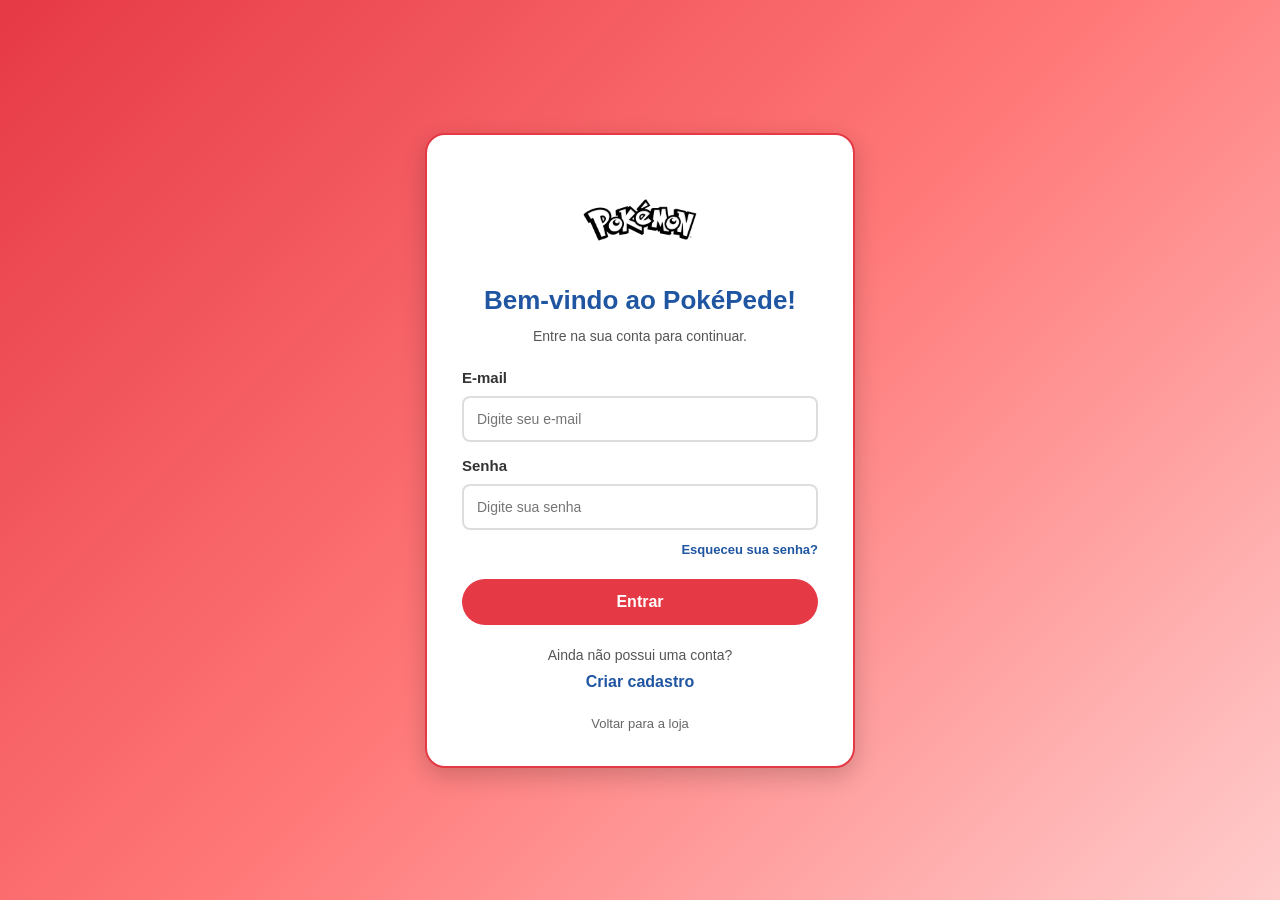
<file: index.html>
<!DOCTYPE html>
<html lang="pt-BR">
<head>
    <meta charset="UTF-8">
    <meta name="viewport" content="width=device-width, initial-scale=1.0">
    <title>PokéPede - Login</title>
   <link rel="stylesheet" href="style.css">
</head>

<body>

    <div class="auth-container">

        <img src="IMG/Pokemon-Logo-PNG-Background-Image.png"
             alt="Logo Pokémon" class="logo">

        <h1>Bem-vindo ao PokéPede!</h1>
        <p>Entre na sua conta para continuar.</p>

        <form>

            <label for="email">E-mail</label>
            <input
                type="email"
                id="email"
                name="email"
                placeholder="Digite seu e-mail"
            >

            <label for="senha">Senha</label>
            <input
                type="password"
                id="senha"
                name="senha"
                placeholder="Digite sua senha"
            >

            <a href="#" class="forgot-password">
                Esqueceu sua senha?
            </a>

            <button type="button">Entrar</button>

        </form>

        <p class="account-text">
            Ainda não possui uma conta?
        </p>

        <a href="cadastro.html" class="auth-link">
            Criar cadastro
        </a>

        <a href="principal.html" class="back-link">
            Voltar para a loja
        </a>

    </div>

</body>
</html>
</file>
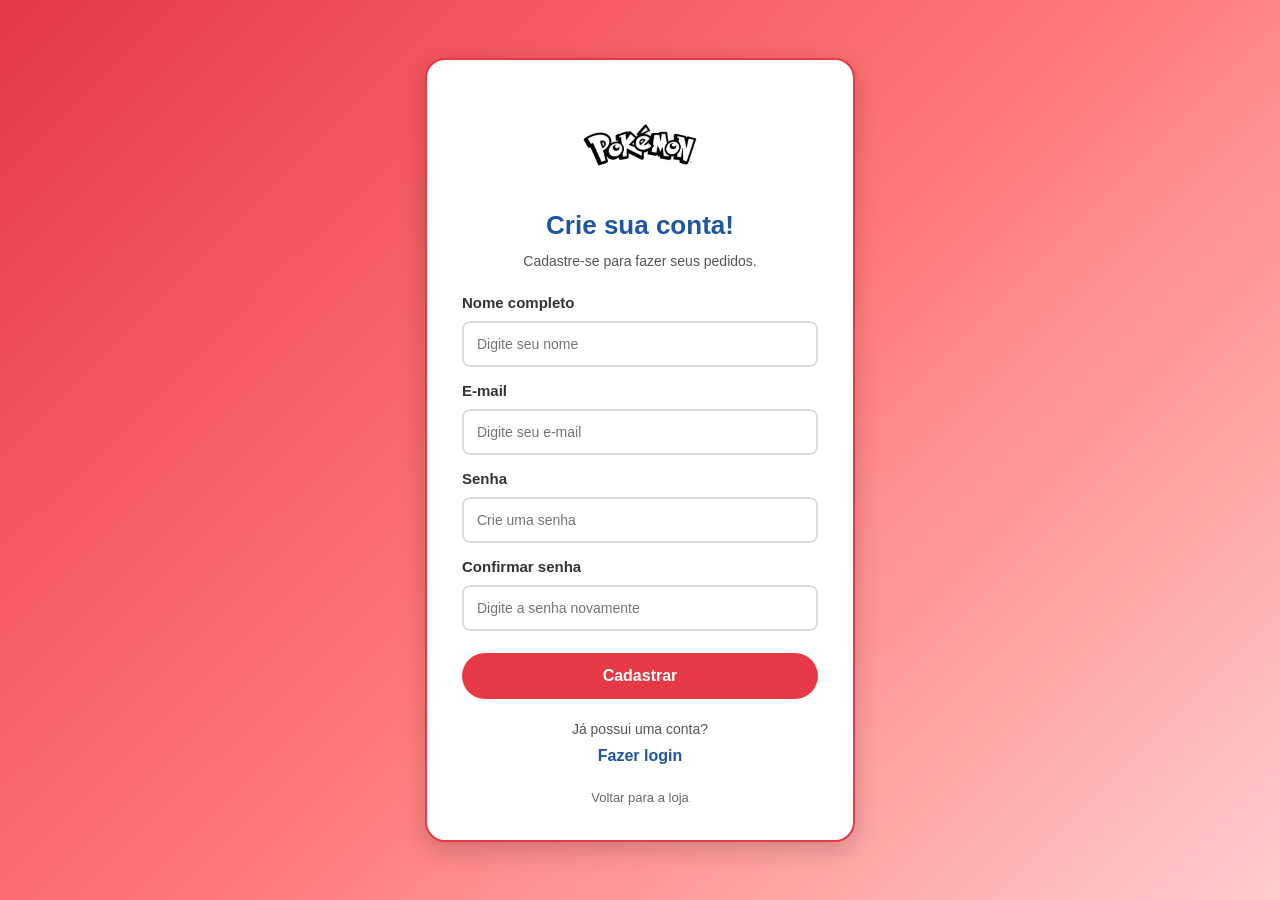
<file: cadastro.html>
<!DOCTYPE html>
<html lang="pt-BR">
<head>
    <meta charset="UTF-8">
    <meta name="viewport" content="width=device-width, initial-scale=1.0">
    <title>PokéPede - Cadastro</title>
    <link rel="stylesheet" href="style.css">
</head>

<body>

    <div class="auth-container">

        <img src="IMG/Pokemon-Logo-PNG-Background-Image.png"
             alt="Logo Pokémon" class="logo">

        <h1>Crie sua conta!</h1>
        <p>Cadastre-se para fazer seus pedidos.</p>

        <form>

            <label for="nome">Nome completo</label>
            <input
                type="text"
                id="nome"
                name="nome"
                placeholder="Digite seu nome"
            >

            <label for="email">E-mail</label>
            <input
                type="email"
                id="email"
                name="email"
                placeholder="Digite seu e-mail"
            >

            <label for="senha">Senha</label>
            <input
                type="password"
                id="senha"
                name="senha"
                placeholder="Crie uma senha"
            >

            <label for="confirmar">Confirmar senha</label>
            <input
                type="password"
                id="confirmar"
                name="confirmar"
                placeholder="Digite a senha novamente"
            >

            <button type="button">Cadastrar</button>

        </form>

        <p class="account-text">
            Já possui uma conta?
        </p>

        <a href="index.html" class="auth-link">
            Fazer login
        </a>

        <a href="principal.html" class="back-link">
            Voltar para a loja
        </a>

    </div>

</body>
</html>
</file>
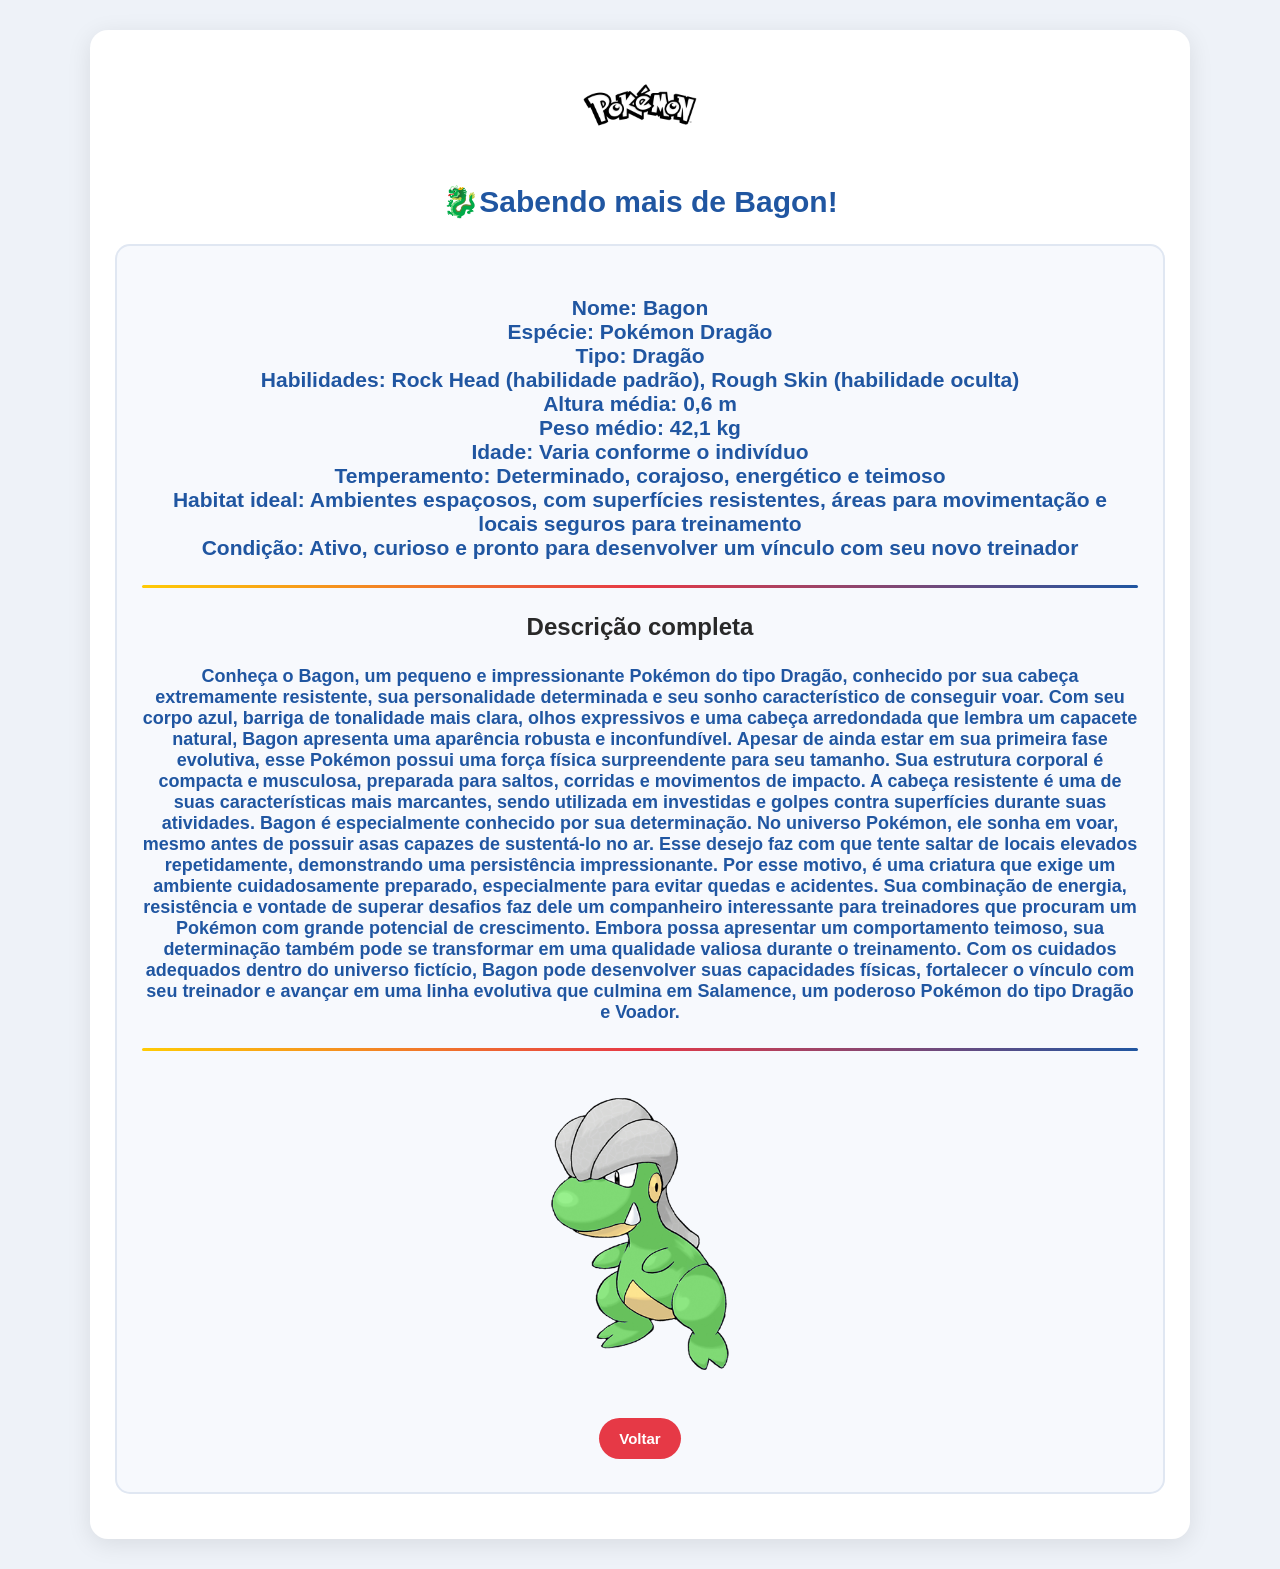
<file: DescBagon.html>
<!DOCTYPE html>
<html lang="pt-BR">
<head>
    <meta charset="UTF-8">
    <meta name="viewport" content="width=device-width, initial-scale=1.0">
    <title>Descrição produto</title>
    <link rel="stylesheet" href="style.css">
</head>
<body>
    <div class="box">
        <img src="IMG/Pokemon-Logo-PNG-Background-Image.png" alt="Logo" width="150" height="100">
        <h1> 🐉Sabendo mais de Bagon!</h1>
        <form action="pedido.php" method="POST">
            <h3>Nome: Bagon <br>
            Espécie: Pokémon Dragão<br>
            Tipo: Dragão<br>
            Habilidades: Rock Head (habilidade padrão), Rough Skin (habilidade oculta)<br>
            Altura média: 0,6 m<br>
Peso médio: 42,1 kg<br>
Idade: Varia conforme o indivíduo<br>
Temperamento: Determinado, corajoso, energético e teimoso<br>
Habitat ideal: Ambientes espaçosos, com superfícies resistentes, áreas para movimentação e locais seguros para treinamento<br>
Condição: Ativo, curioso e pronto para desenvolver um vínculo com seu novo treinador<br></h3>
            <hr>
            <strong><h2>Descrição completa</h2></strong>
            <h4>Conheça o Bagon, um pequeno e impressionante Pokémon do tipo Dragão, conhecido por sua cabeça extremamente resistente, sua personalidade determinada e seu sonho característico de conseguir voar. Com seu corpo azul, barriga de tonalidade mais clara, olhos expressivos e uma cabeça arredondada que lembra um capacete natural, Bagon apresenta uma aparência robusta e inconfundível.

Apesar de ainda estar em sua primeira fase evolutiva, esse Pokémon possui uma força física surpreendente para seu tamanho. Sua estrutura corporal é compacta e musculosa, preparada para saltos, corridas e movimentos de impacto. A cabeça resistente é uma de suas características mais marcantes, sendo utilizada em investidas e golpes contra superfícies durante suas atividades.

Bagon é especialmente conhecido por sua determinação. No universo Pokémon, ele sonha em voar, mesmo antes de possuir asas capazes de sustentá-lo no ar. Esse desejo faz com que tente saltar de locais elevados repetidamente, demonstrando uma persistência impressionante. Por esse motivo, é uma criatura que exige um ambiente cuidadosamente preparado, especialmente para evitar quedas e acidentes.

Sua combinação de energia, resistência e vontade de superar desafios faz dele um companheiro interessante para treinadores que procuram um Pokémon com grande potencial de crescimento. Embora possa apresentar um comportamento teimoso, sua determinação também pode se transformar em uma qualidade valiosa durante o treinamento.

Com os cuidados adequados dentro do universo fictício, Bagon pode desenvolver suas capacidades físicas, fortalecer o vínculo com seu treinador e avançar em uma linha evolutiva que culmina em Salamence, um poderoso Pokémon do tipo Dragão e Voador.</h4>
         <hr>
          <img src="IMG/bagon.png" alt="Bagon" width="300" height="300"><br><br>
            <a href="principal.html"><button type="button">Voltar</button></a>
        </form>
</file>
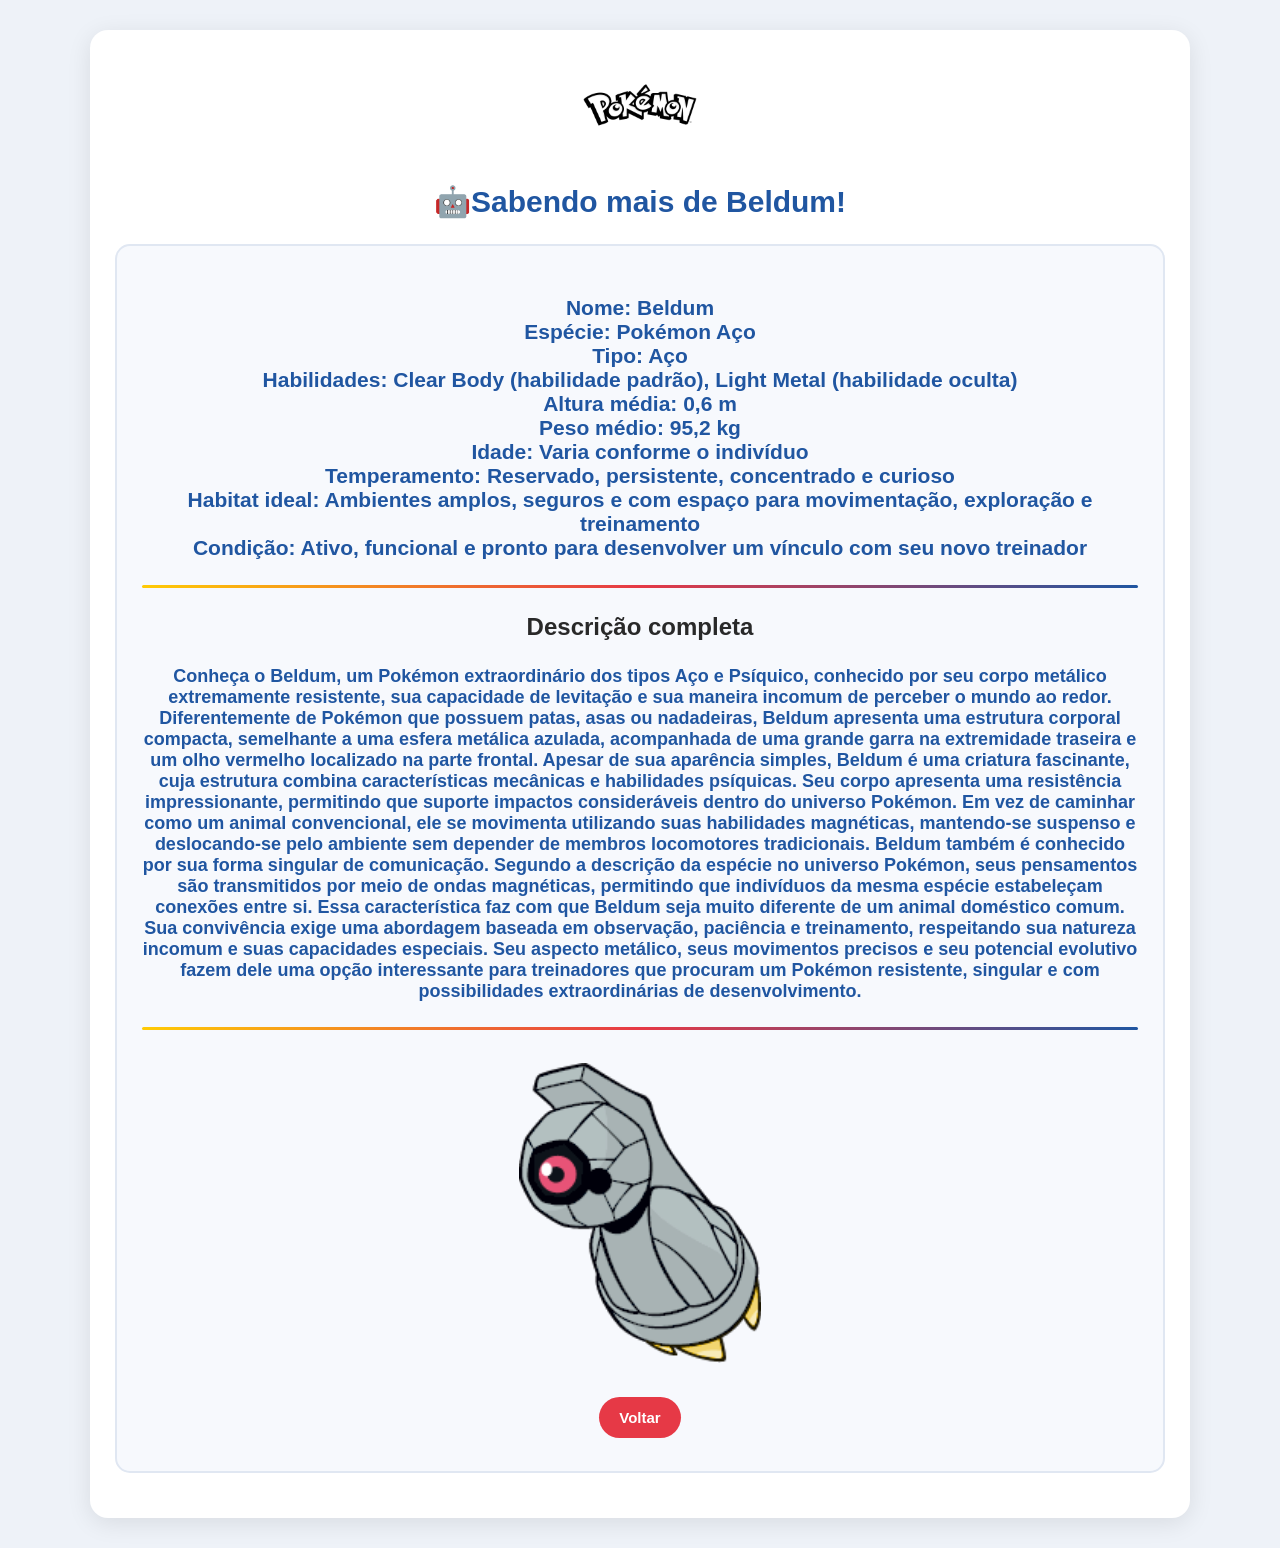
<file: DescBeldum.html>
<!DOCTYPE html>
<html lang="pt-BR">
<head>
    <meta charset="UTF-8">
    <meta name="viewport" content="width=device-width, initial-scale=1.0">
    <title>Descrição produto</title>
    <link rel="stylesheet" href="style.css">
</head>
<body>
    <div class="box">
        <img src="IMG/Pokemon-Logo-PNG-Background-Image.png" alt="Logo" width="150" height="100">
        <h1> 🤖Sabendo mais de Beldum!</h1>
        <form action="pedido.php" method="POST">
            <h3>Nome: Beldum <br>
            Espécie: Pokémon Aço<br>
            Tipo: Aço<br>
            Habilidades: Clear Body (habilidade padrão), Light Metal (habilidade oculta)<br>
            Altura média: 0,6 m<br>
Peso médio: 95,2 kg<br>
Idade: Varia conforme o indivíduo<br>
Temperamento: Reservado, persistente, concentrado e curioso<br>
Habitat ideal: Ambientes amplos, seguros e com espaço para movimentação, exploração e treinamento<br>
Condição: Ativo, funcional e pronto para desenvolver um vínculo com seu novo treinador<br></h3>
            <hr>
            <strong><h2>Descrição completa</h2></strong>
            <h4>Conheça o Beldum, um Pokémon extraordinário dos tipos Aço e Psíquico, conhecido por seu corpo metálico extremamente resistente, sua capacidade de levitação e sua maneira incomum de perceber o mundo ao redor. Diferentemente de Pokémon que possuem patas, asas ou nadadeiras, Beldum apresenta uma estrutura corporal compacta, semelhante a uma esfera metálica azulada, acompanhada de uma grande garra na extremidade traseira e um olho vermelho localizado na parte frontal.

Apesar de sua aparência simples, Beldum é uma criatura fascinante, cuja estrutura combina características mecânicas e habilidades psíquicas. Seu corpo apresenta uma resistência impressionante, permitindo que suporte impactos consideráveis dentro do universo Pokémon. Em vez de caminhar como um animal convencional, ele se movimenta utilizando suas habilidades magnéticas, mantendo-se suspenso e deslocando-se pelo ambiente sem depender de membros locomotores tradicionais.

Beldum também é conhecido por sua forma singular de comunicação. Segundo a descrição da espécie no universo Pokémon, seus pensamentos são transmitidos por meio de ondas magnéticas, permitindo que indivíduos da mesma espécie estabeleçam conexões entre si.

Essa característica faz com que Beldum seja muito diferente de um animal doméstico comum. Sua convivência exige uma abordagem baseada em observação, paciência e treinamento, respeitando sua natureza incomum e suas capacidades especiais.

Seu aspecto metálico, seus movimentos precisos e seu potencial evolutivo fazem dele uma opção interessante para treinadores que procuram um Pokémon resistente, singular e com possibilidades extraordinárias de desenvolvimento.</h4>
         <hr>
          <img src="IMG/beldum.png" alt="Beldum" width="300" height="300"><br><br>
            <a href="principal.html"><button type="button">Voltar</button></a>
        </form>
</file>
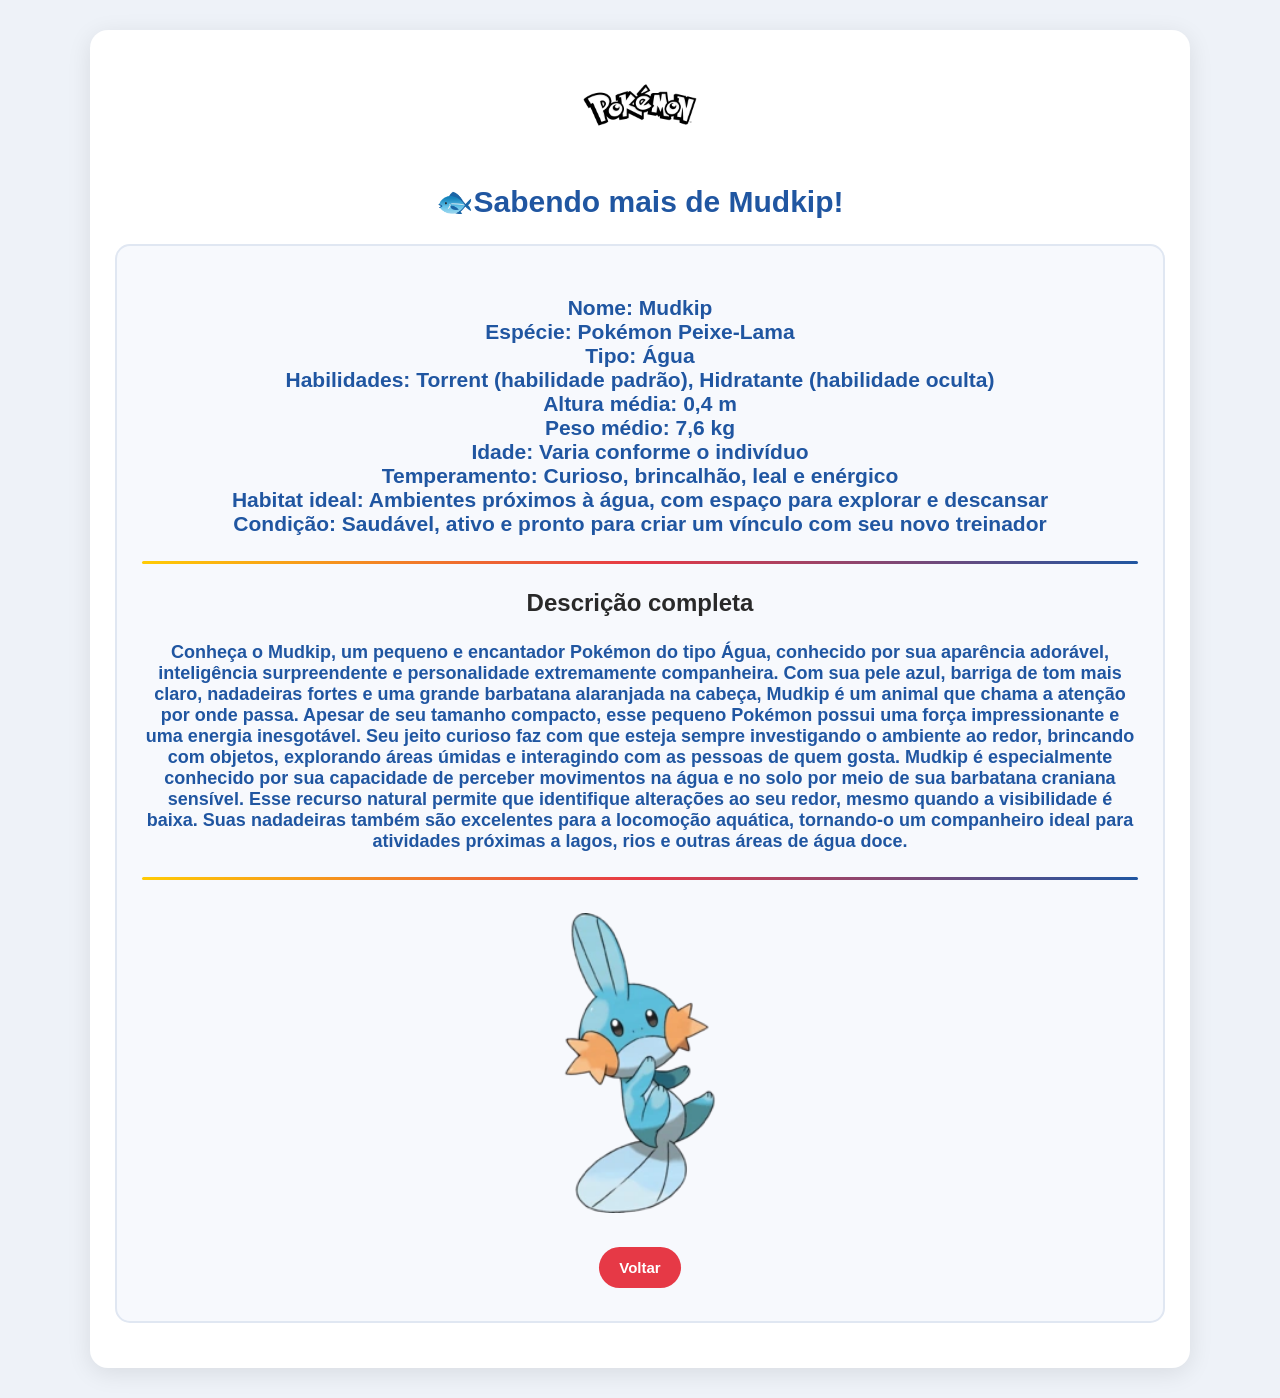
<file: DescMudkip.html>
<!DOCTYPE html>
<html lang="pt-BR">
<head>
    <meta charset="UTF-8">
    <meta name="viewport" content="width=device-width, initial-scale=1.0">
    <title>Descrição produto</title>
    <link rel="stylesheet" href="style.css">
</head>
<body>
    <div class="box">
        <img src="IMG/Pokemon-Logo-PNG-Background-Image.png" alt="Logo" width="150" height="100">
        <h1> 🐟Sabendo mais de Mudkip!</h1>
        <form action="pedido.php" method="POST">
            <h3>Nome: Mudkip <br>
            Espécie: Pokémon Peixe-Lama<br>
            Tipo: Água<br>
            Habilidades: Torrent (habilidade padrão), Hidratante (habilidade oculta)<br>
            Altura média: 0,4 m<br>
            Peso médio: 7,6 kg<br>
            Idade: Varia conforme o indivíduo<br>
            Temperamento: Curioso, brincalhão, leal e enérgico<br>
            Habitat ideal: Ambientes próximos à água, com espaço para explorar e descansar<br>
            Condição: Saudável, ativo e pronto para criar um vínculo com seu novo treinador</h3>
            <hr>
            <strong><h2>Descrição completa</h2></strong>
            <h4>Conheça o Mudkip, um pequeno e encantador Pokémon do tipo Água, conhecido por sua aparência adorável, inteligência surpreendente e personalidade extremamente companheira. Com sua pele azul, barriga de tom mais claro, nadadeiras fortes e uma grande barbatana alaranjada na cabeça, Mudkip é um animal que chama a atenção por onde passa.

Apesar de seu tamanho compacto, esse pequeno Pokémon possui uma força impressionante e uma energia inesgotável. Seu jeito curioso faz com que esteja sempre investigando o ambiente ao redor, brincando com objetos, explorando áreas úmidas e interagindo com as pessoas de quem gosta.

Mudkip é especialmente conhecido por sua capacidade de perceber movimentos na água e no solo por meio de sua barbatana craniana sensível. Esse recurso natural permite que identifique alterações ao seu redor, mesmo quando a visibilidade é baixa. Suas nadadeiras também são excelentes para a locomoção aquática, tornando-o um companheiro ideal para atividades próximas a lagos, rios e outras áreas de água doce.</h4>
          <hr>
          <img src="IMG/mudikp.png" alt="Mudkip" width="300" height="300"><br><br>
            <a href="principal.html"><button type="button">Voltar</button></a>
        </form>
</file>
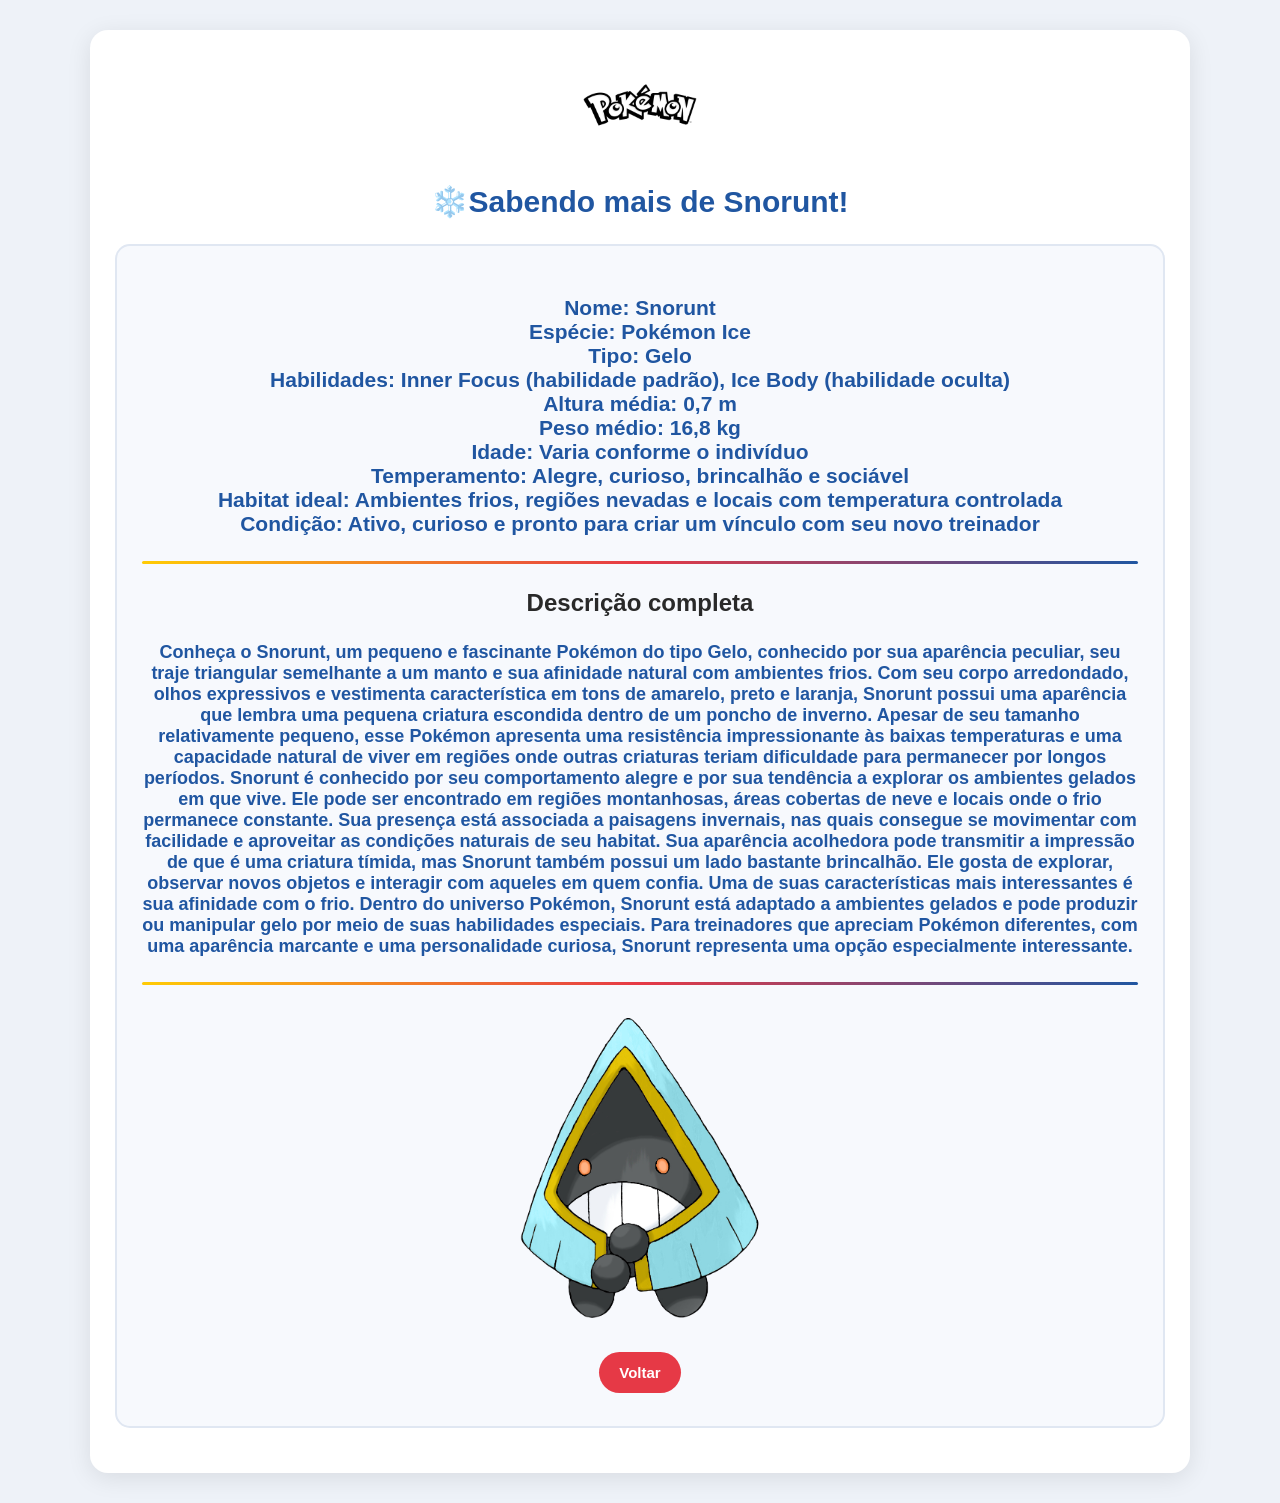
<file: DescSnorunt.html>
<!DOCTYPE html>
<html lang="pt-BR">
<head>
    <meta charset="UTF-8">
    <meta name="viewport" content="width=device-width, initial-scale=1.0">
    <title>Descrição produto</title>
    <link rel="stylesheet" href="style.css">
</head>
<body>
    <div class="box">
        <img src="IMG/Pokemon-Logo-PNG-Background-Image.png" alt="Logo" width="150" height="100">
        <h1> ❄️Sabendo mais de Snorunt!</h1>
        <form action="pedido.php" method="POST">
            <h3>Nome: Snorunt <br>
            Espécie: Pokémon Ice<br>
            Tipo: Gelo<br>
            Habilidades: Inner Focus (habilidade padrão), Ice Body (habilidade oculta)<br>
           Altura média: 0,7 m<br>
Peso médio: 16,8 kg<br>
Idade: Varia conforme o indivíduo<br>
Temperamento: Alegre, curioso, brincalhão e sociável<br>
Habitat ideal: Ambientes frios, regiões nevadas e locais com temperatura controlada<br>
Condição: Ativo, curioso e pronto para criar um vínculo com seu novo treinador<br></h3>
            <hr>
            <strong><h2>Descrição completa</h2></strong>
            <h4>Conheça o Snorunt, um pequeno e fascinante Pokémon do tipo Gelo, conhecido por sua aparência peculiar, seu traje triangular semelhante a um manto e sua afinidade natural com ambientes frios. Com seu corpo arredondado, olhos expressivos e vestimenta característica em tons de amarelo, preto e laranja, Snorunt possui uma aparência que lembra uma pequena criatura escondida dentro de um poncho de inverno.

Apesar de seu tamanho relativamente pequeno, esse Pokémon apresenta uma resistência impressionante às baixas temperaturas e uma capacidade natural de viver em regiões onde outras criaturas teriam dificuldade para permanecer por longos períodos.

Snorunt é conhecido por seu comportamento alegre e por sua tendência a explorar os ambientes gelados em que vive. Ele pode ser encontrado em regiões montanhosas, áreas cobertas de neve e locais onde o frio permanece constante. Sua presença está associada a paisagens invernais, nas quais consegue se movimentar com facilidade e aproveitar as condições naturais de seu habitat.

Sua aparência acolhedora pode transmitir a impressão de que é uma criatura tímida, mas Snorunt também possui um lado bastante brincalhão. Ele gosta de explorar, observar novos objetos e interagir com aqueles em quem confia.

Uma de suas características mais interessantes é sua afinidade com o frio. Dentro do universo Pokémon, Snorunt está adaptado a ambientes gelados e pode produzir ou manipular gelo por meio de suas habilidades especiais.

Para treinadores que apreciam Pokémon diferentes, com uma aparência marcante e uma personalidade curiosa, Snorunt representa uma opção especialmente interessante.</h4>
         <hr>
          <img src="IMG/snorunt.png" alt="Snorunt" width="300" height="300"><br><br>
            <a href="principal.html"><button type="button">Voltar</button></a>
        </form>
</file>
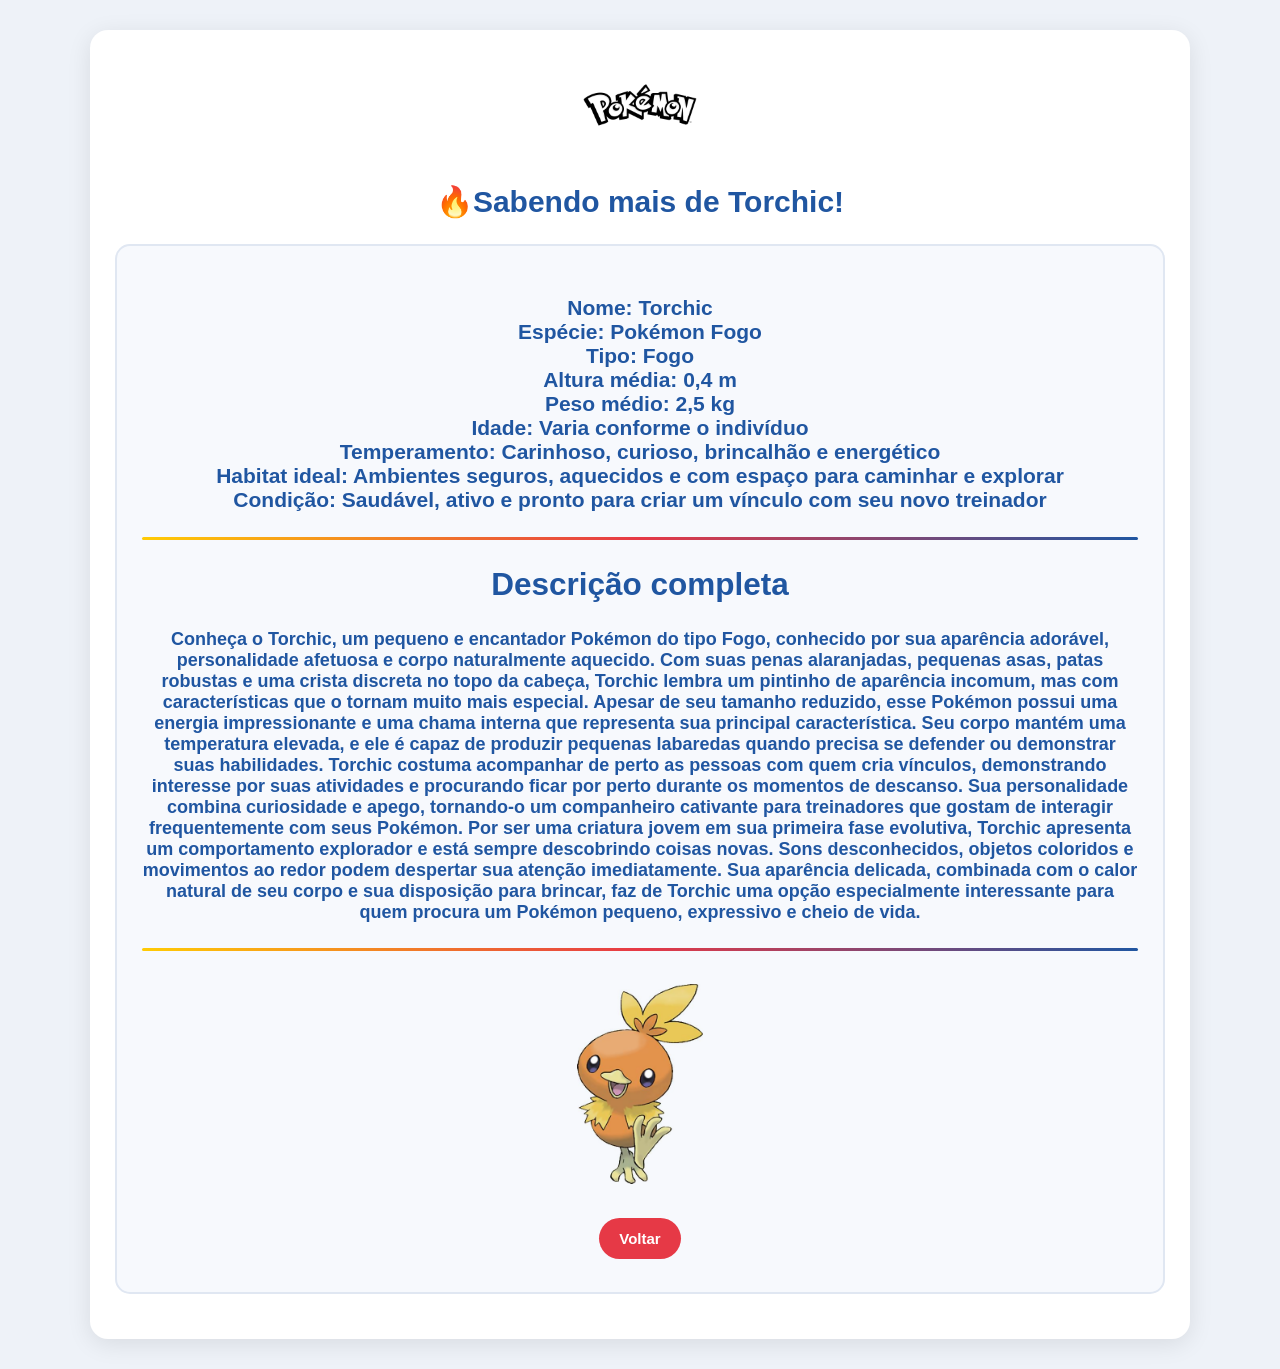
<file: DescTorchic.html>
<!DOCTYPE html>
<html lang="pt-BR">
<head>
    <meta charset="UTF-8">
    <meta name="viewport" content="width=device-width, initial-scale=1.0">
    <title>Descrição produto</title>
    <link rel="stylesheet" href="style.css">
</head>
<body>
    <div class="box">
        <img src="IMG/Pokemon-Logo-PNG-Background-Image.png" alt="Logo" width="150" height="100">
        <h1> 🔥Sabendo mais de Torchic!</h1>
        <form action="pedido.php" method="POST">
            <h3>Nome: Torchic <br>
Espécie: Pokémon Fogo<br>
Tipo: Fogo<br>
Altura média: 0,4 m<br>
Peso médio: 2,5 kg <br>
Idade: Varia conforme o indivíduo<br>
Temperamento: Carinhoso, curioso, brincalhão e energético<br>
Habitat ideal: Ambientes seguros, aquecidos e com espaço para caminhar e explorar<br>
Condição: Saudável, ativo e pronto para criar um vínculo com seu novo treinador<br>
            <hr>
            <strong><h2>Descrição completa</h2></strong>
            <h4>Conheça o Torchic, um pequeno e encantador Pokémon do tipo Fogo, conhecido por sua aparência adorável, personalidade afetuosa e corpo naturalmente aquecido. Com suas penas alaranjadas, pequenas asas, patas robustas e uma crista discreta no topo da cabeça, Torchic lembra um pintinho de aparência incomum, mas com características que o tornam muito mais especial.

Apesar de seu tamanho reduzido, esse Pokémon possui uma energia impressionante e uma chama interna que representa sua principal característica. Seu corpo mantém uma temperatura elevada, e ele é capaz de produzir pequenas labaredas quando precisa se defender ou demonstrar suas habilidades.

Torchic costuma acompanhar de perto as pessoas com quem cria vínculos, demonstrando interesse por suas atividades e procurando ficar por perto durante os momentos de descanso. Sua personalidade combina curiosidade e apego, tornando-o um companheiro cativante para treinadores que gostam de interagir frequentemente com seus Pokémon.

Por ser uma criatura jovem em sua primeira fase evolutiva, Torchic apresenta um comportamento explorador e está sempre descobrindo coisas novas. Sons desconhecidos, objetos coloridos e movimentos ao redor podem despertar sua atenção imediatamente.

Sua aparência delicada, combinada com o calor natural de seu corpo e sua disposição para brincar, faz de Torchic uma opção especialmente interessante para quem procura um Pokémon pequeno, expressivo e cheio de vida.</h4>
         <hr> <img src="IMG/torchic.png" alt="Torchic" width="150" height="200"><br><br>
            <a href="principal.html"><button type="button">Voltar</button></a>
        </form>
</file>
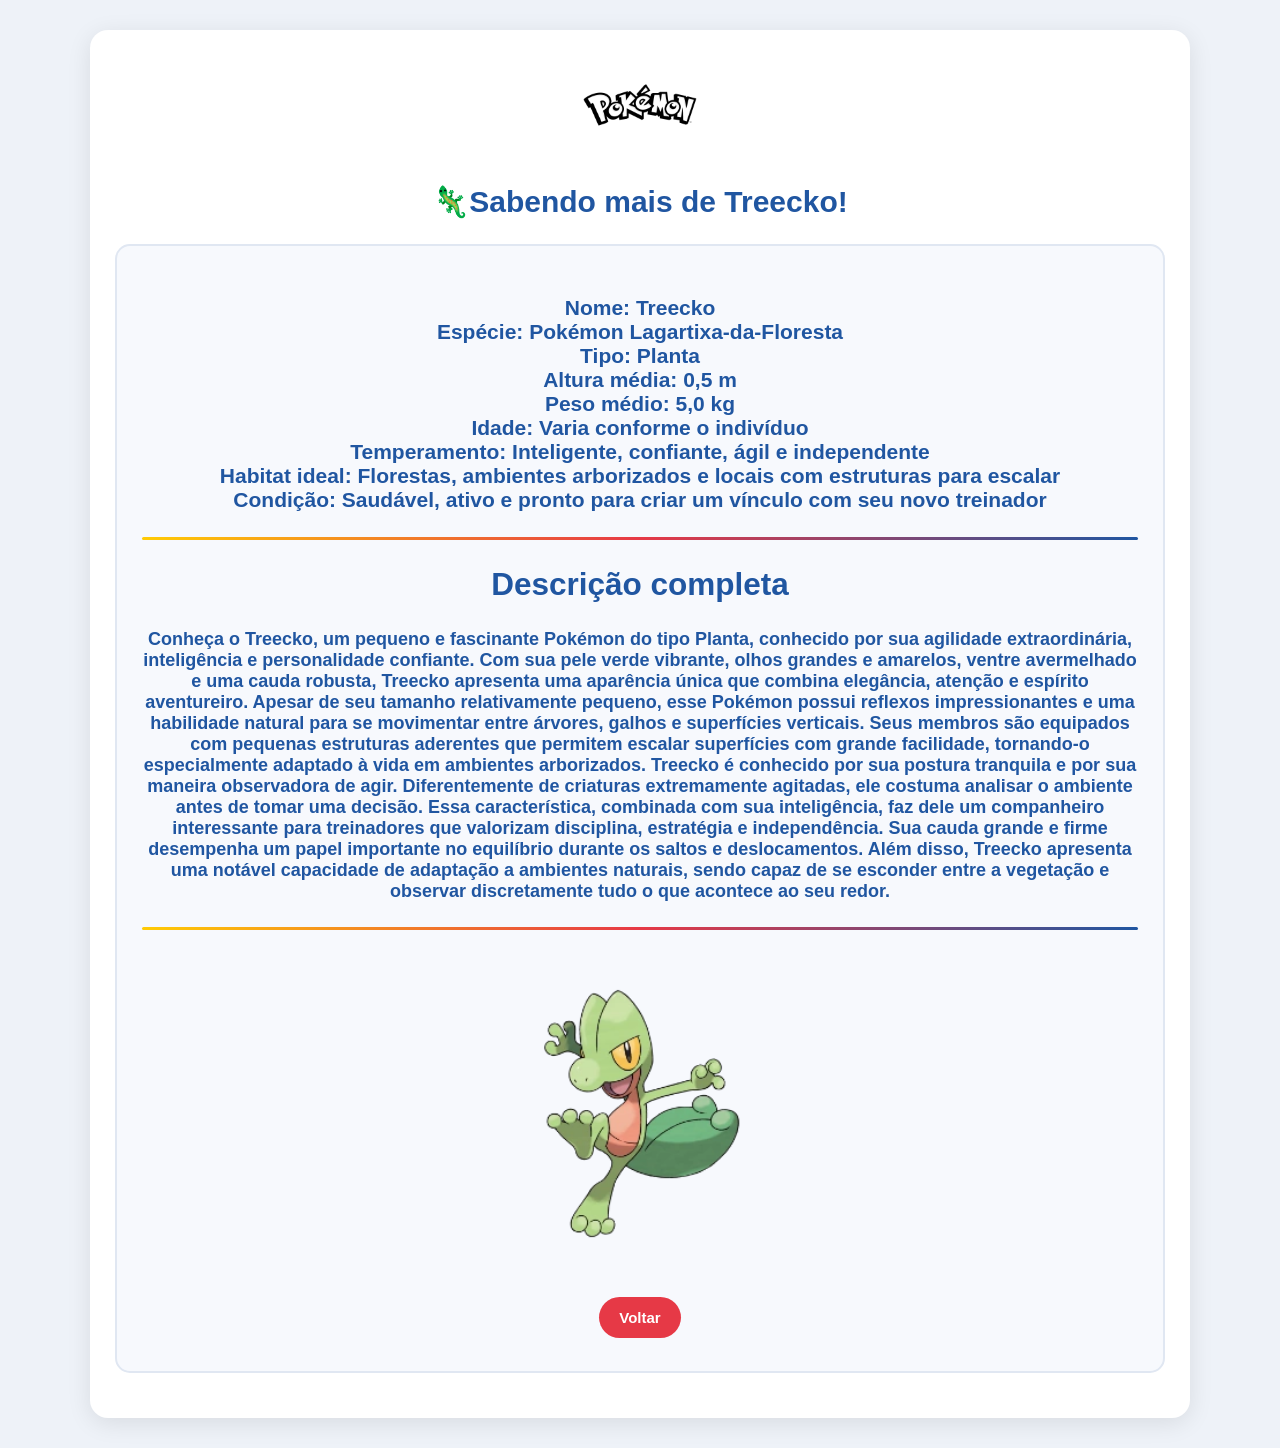
<file: DescTreecko.html>
<!DOCTYPE html>
<html lang="pt-BR">
<head>
    <meta charset="UTF-8">
    <meta name="viewport" content="width=device-width, initial-scale=1.0">
    <title>Descrição produto</title>
    <link rel="stylesheet" href="style.css">
</head>
<body>
    <div class="box">
        <img src="IMG/Pokemon-Logo-PNG-Background-Image.png" alt="Logo" width="150" height="100">
        <h1> 🦎Sabendo mais de Treecko!</h1>
        <form action="pedido.php" method="POST">
            <h3>Nome: Treecko <br>
Espécie: Pokémon Lagartixa-da-Floresta<br>
Tipo: Planta<br>
Altura média: 0,5 m<br>
Peso médio: 5,0 kg<br>
Idade: Varia conforme o indivíduo<br>
Temperamento: Inteligente, confiante, ágil e independente<br>
Habitat ideal: Florestas, ambientes arborizados e locais com estruturas para escalar<br>
Condição: Saudável, ativo e pronto para criar um vínculo com seu novo treinador<br>
            <hr>
            <strong><h2>Descrição completa</h2></strong>
            <h4>Conheça o Treecko, um pequeno e fascinante Pokémon do tipo Planta, conhecido por sua agilidade extraordinária, inteligência e personalidade confiante. Com sua pele verde vibrante, olhos grandes e amarelos, ventre avermelhado e uma cauda robusta, Treecko apresenta uma aparência única que combina elegância, atenção e espírito aventureiro.

Apesar de seu tamanho relativamente pequeno, esse Pokémon possui reflexos impressionantes e uma habilidade natural para se movimentar entre árvores, galhos e superfícies verticais. Seus membros são equipados com pequenas estruturas aderentes que permitem escalar superfícies com grande facilidade, tornando-o especialmente adaptado à vida em ambientes arborizados.

Treecko é conhecido por sua postura tranquila e por sua maneira observadora de agir. Diferentemente de criaturas extremamente agitadas, ele costuma analisar o ambiente antes de tomar uma decisão. Essa característica, combinada com sua inteligência, faz dele um companheiro interessante para treinadores que valorizam disciplina, estratégia e independência.

Sua cauda grande e firme desempenha um papel importante no equilíbrio durante os saltos e deslocamentos. Além disso, Treecko apresenta uma notável capacidade de adaptação a ambientes naturais, sendo capaz de se esconder entre a vegetação e observar discretamente tudo o que acontece ao seu redor.</h4>
         <hr> <img src="IMG/treecko.png" alt="Treecko" width="300" height="300"><br><br>
            <a href="principal.html"><button type="button">Voltar</button></a>
        </form>
</file>
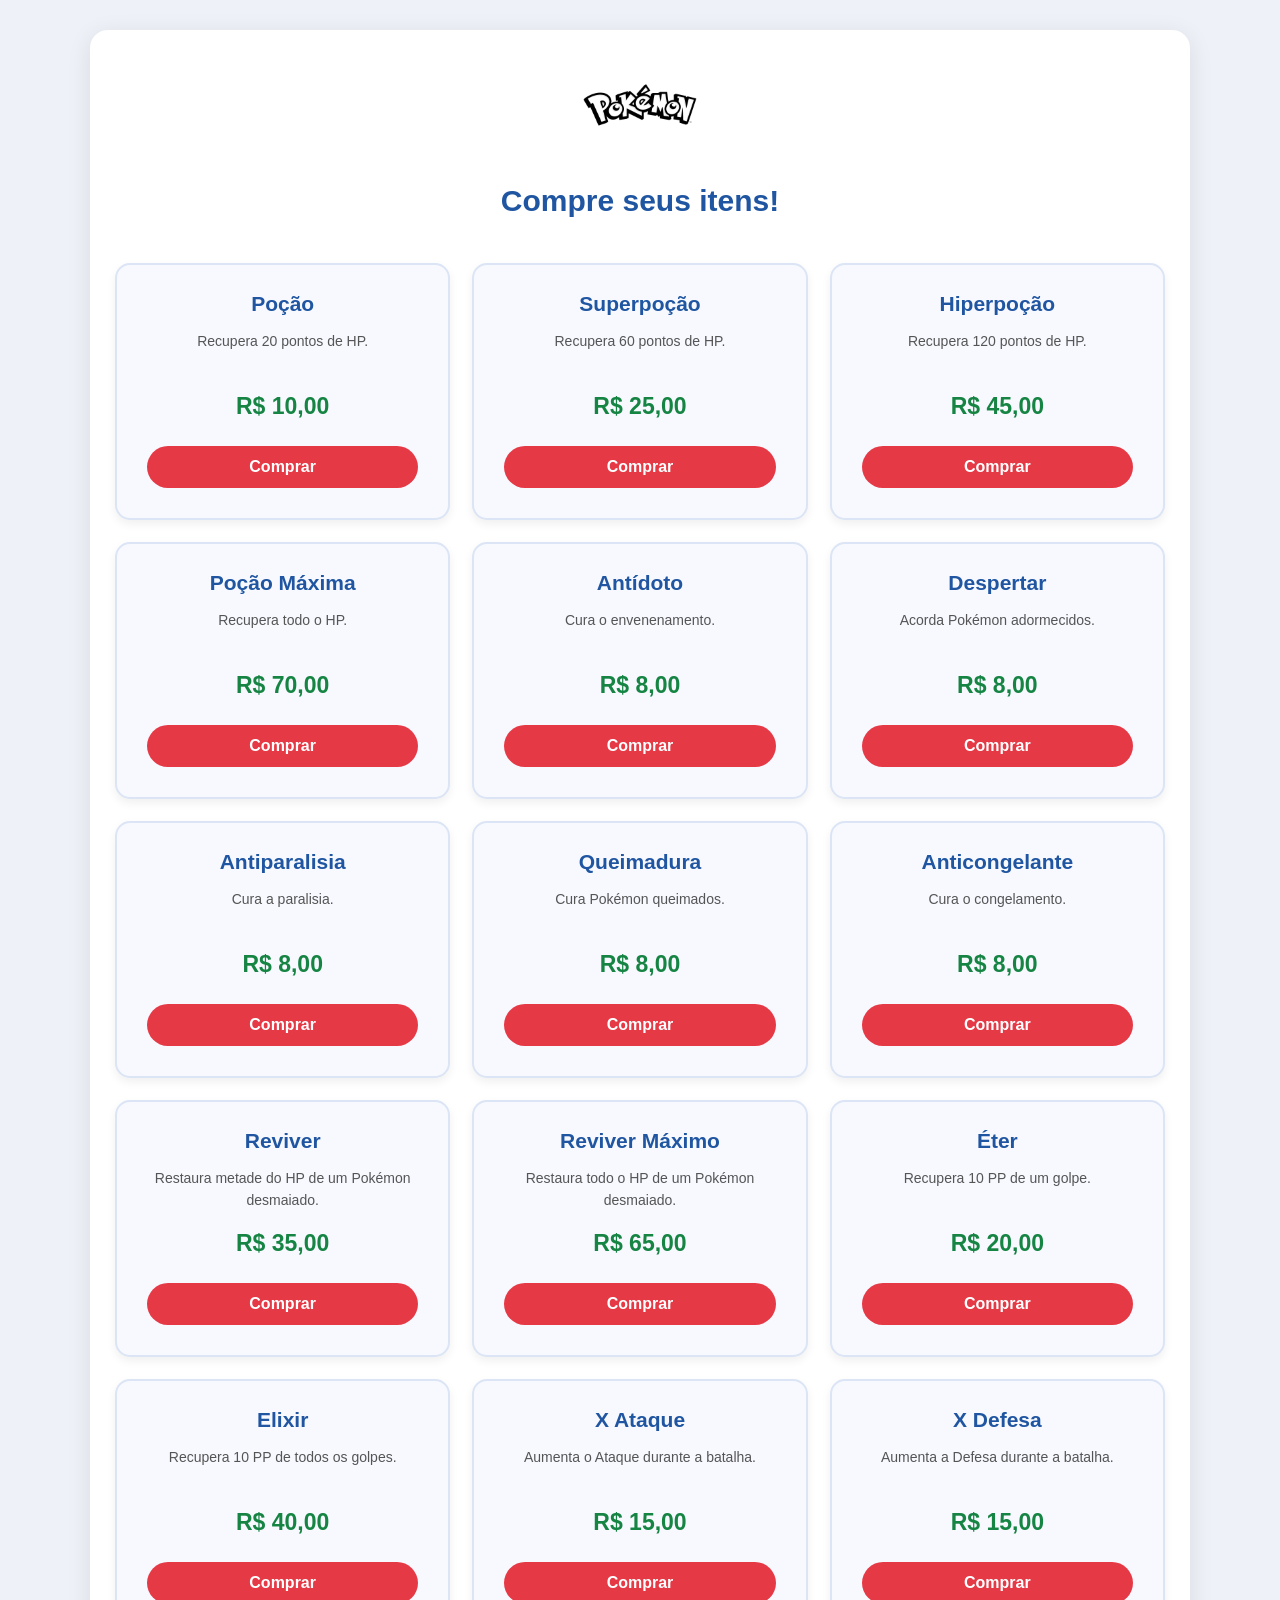
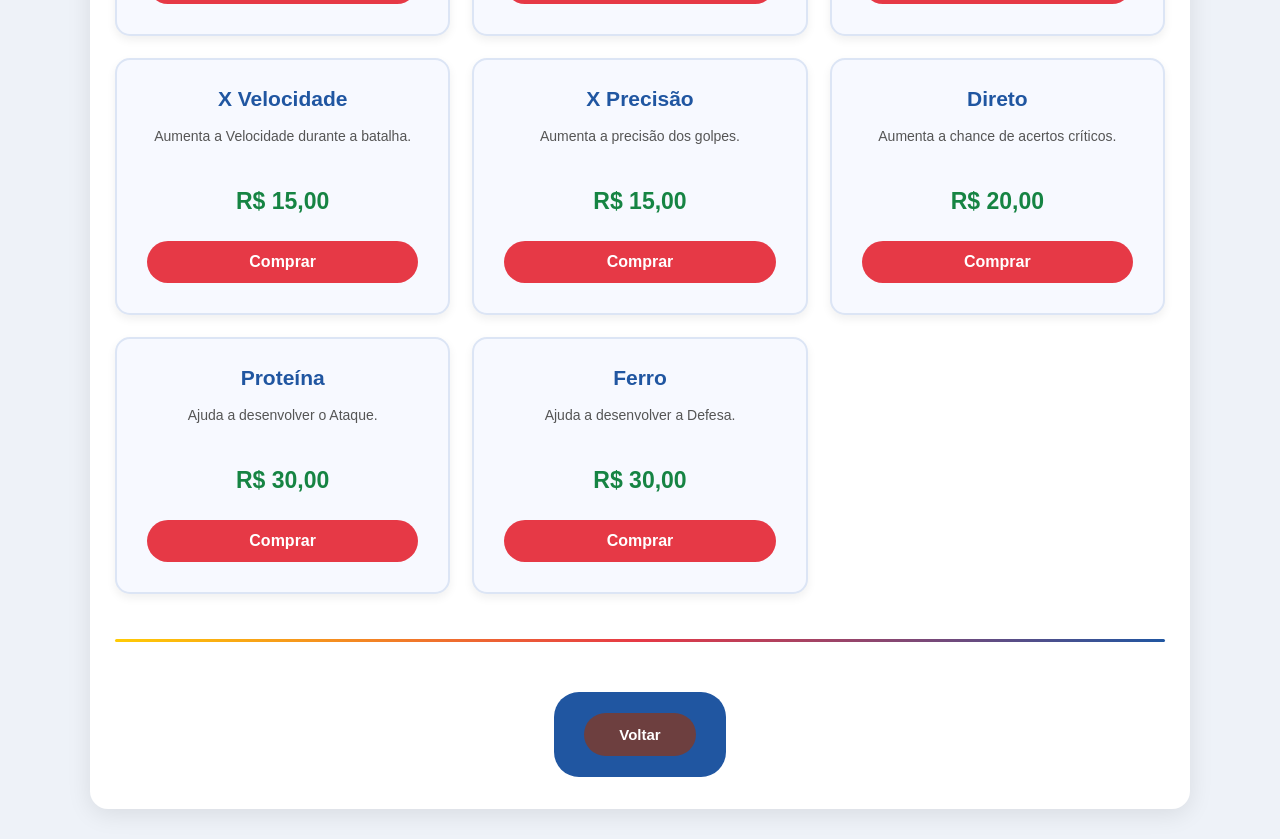
<file: Itens.html>
<!DOCTYPE html>
<html lang="pt-BR">
<head>
    <meta charset="UTF-8">
    <meta name="viewport" content="width=device-width, initial-scale=1.0">
    <title>Seleção de Pokémons</title>
    <link rel="stylesheet" href="style.css">
</head>
<body>
    <div class="box">
        <img src="IMG/Pokemon-Logo-PNG-Background-Image.png" alt="Logo" width="150" height="100">
        <h1> Compre seus itens!</h1>
       
<div class="itens-batalha">

    <div class="item">
        <h3>Poção</h3>
        <p>Recupera 20 pontos de HP.</p>
        <span>R$ 10,00</span>
        <button>Comprar</button>
    </div>
<hr>
    <div class="item">
        <h3>Superpoção</h3>
        <p>Recupera 60 pontos de HP.</p>
        <span>R$ 25,00</span>
        <button>Comprar</button>
    </div>
<hr>
    <div class="item">
        <h3>Hiperpoção</h3>
        <p>Recupera 120 pontos de HP.</p>
        <span>R$ 45,00</span>
        <button>Comprar</button>
    </div>
<hr>
    <div class="item">
        <h3>Poção Máxima</h3>
        <p>Recupera todo o HP.</p>
        <span>R$ 70,00</span>
        <button>Comprar</button>
    </div>
<hr>
    <div class="item">
        <h3>Antídoto</h3>
        <p>Cura o envenenamento.</p>
        <span>R$ 8,00</span>
        <button>Comprar</button>
    </div>
<hr>
    <div class="item">
        <h3>Despertar</h3>
        <p>Acorda Pokémon adormecidos.</p>
        <span>R$ 8,00</span>
        <button>Comprar</button>
    </div>
<hr>
    <div class="item">
        <h3>Antiparalisia</h3>
        <p>Cura a paralisia.</p>
        <span>R$ 8,00</span>
        <button>Comprar</button>
    </div>
<hr>
    <div class="item">
        <h3>Queimadura</h3>
        <p>Cura Pokémon queimados.</p>
        <span>R$ 8,00</span>
        <button>Comprar</button>
    </div>
<hr>
    <div class="item">
        <h3>Anticongelante</h3>
        <p>Cura o congelamento.</p>
        <span>R$ 8,00</span>
        <button>Comprar</button>
    </div>
<hr>
    <div class="item">
        <h3>Reviver</h3>
        <p>Restaura metade do HP de um Pokémon desmaiado.</p>
        <span>R$ 35,00</span>
        <button>Comprar</button>
    </div>
<hr>
    <div class="item">
        <h3>Reviver Máximo</h3>
        <p>Restaura todo o HP de um Pokémon desmaiado.</p>
        <span>R$ 65,00</span>
        <button>Comprar</button>
    </div>
<hr>
    <div class="item">
        <h3>Éter</h3>
        <p>Recupera 10 PP de um golpe.</p>
        <span>R$ 20,00</span>
        <button>Comprar</button>
    </div>
<hr>
    <div class="item">
        <h3>Elixir</h3>
        <p>Recupera 10 PP de todos os golpes.</p>
        <span>R$ 40,00</span>
        <button>Comprar</button>
    </div>
<hr>
    <div class="item">
        <h3>X Ataque</h3>
        <p>Aumenta o Ataque durante a batalha.</p>
        <span>R$ 15,00</span>
        <button>Comprar</button>
    </div>
<hr>
    <div class="item">
        <h3>X Defesa</h3>
        <p>Aumenta a Defesa durante a batalha.</p>
        <span>R$ 15,00</span>
        <button>Comprar</button>
    </div>
<hr>
    <div class="item">
        <h3>X Velocidade</h3>
        <p>Aumenta a Velocidade durante a batalha.</p>
        <span>R$ 15,00</span>
        <button>Comprar</button>
    </div>
<hr>
    <div class="item">
        <h3>X Precisão</h3>
        <p>Aumenta a precisão dos golpes.</p>
        <span>R$ 15,00</span>
        <button>Comprar</button>
    </div>
<hr>
    <div class="item">
        <h3>Direto</h3>
        <p>Aumenta a chance de acertos críticos.</p>
        <span>R$ 20,00</span>
        <button>Comprar</button>
    </div>
<hr>
    <div class="item">
        <h3>Proteína</h3>
        <p>Ajuda a desenvolver o Ataque.</p>
        <span>R$ 30,00</span>
        <button>Comprar</button>
    </div>
<hr>
    <div class="item">
        <h3>Ferro</h3>
        <p>Ajuda a desenvolver a Defesa.</p>
        <span>R$ 30,00</span>
        <button>Comprar</button>
    </div>

</div>

<hr><br>
         <a href="principal.html"><button type="button">Voltar</button></a>
</file>
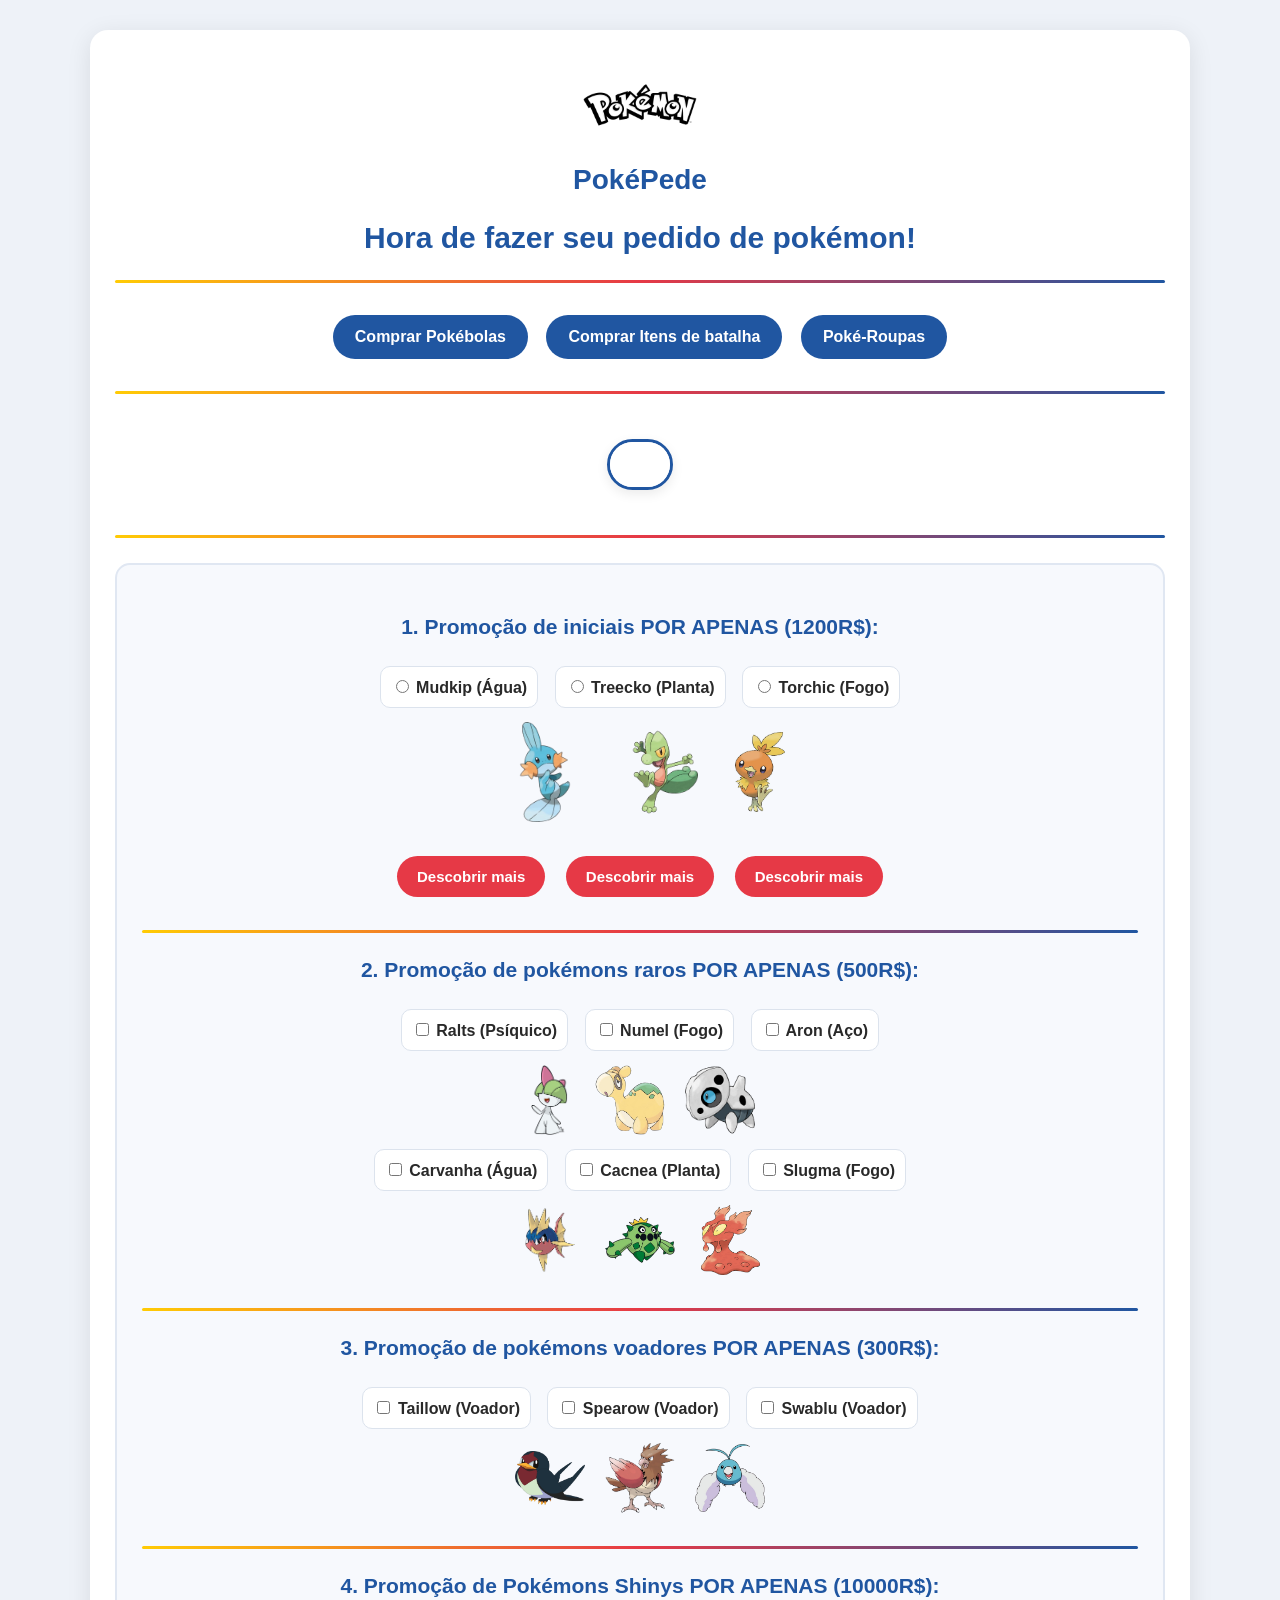
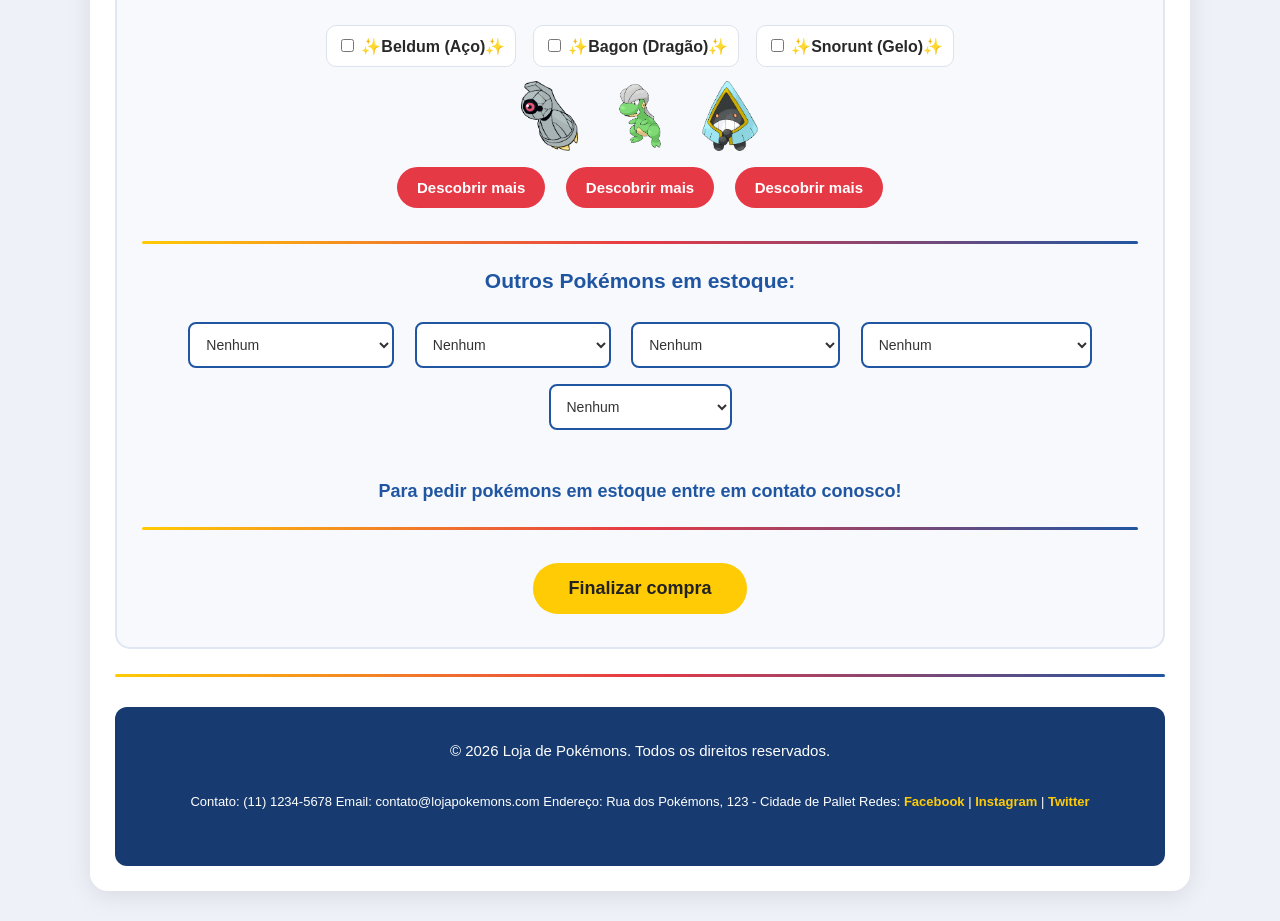
<file: principal.html>
<!DOCTYPE html>
<html lang="pt-BR">
<head>
    <meta charset="UTF-8">
    <meta name="viewport" content="width=device-width, initial-scale=1.0">
    <title>Seleção de Pokémons</title>
    <link rel="stylesheet" href="style.css">
</head>

<body>

<div class="box">

    <!-- LOGO E TÍTULO -->
    <img src="IMG/Pokemon-Logo-PNG-Background-Image.png" alt="Logo" width="150" height="100">

    <h3>PokéPede</h3>
    <h1>Hora de fazer seu pedido de pokémon!</h1>

    <hr>

    <!-- MENU -->
    <a href="Pokébolas.html">Comprar Pokébolas</a>
    <a href="Itens.html">Comprar Itens de batalha</a>
    <a href="Roupa.html">Poké-Roupas</a>

    <hr>

    <!-- BARRA DE PESQUISA ANIMADA -->
    <form class="search-box" action="pedido.php" method="GET">
        <input
            type="text"
            name="pesquisa"
            placeholder=" "
            aria-label="Pesquisar Pokémon"
        >
        <button type="reset" aria-label="Limpar pesquisa"></button>
    </form>

    <hr>

    <!-- FORMULÁRIO DE COMPRA -->
    <form action="pedido.php" method="POST">

        <!-- 1. POKÉMON INICIAIS -->
        <h3>1. Promoção de iniciais POR APENAS (1200R$):</h3>

        <label>
            <input type="radio" name="inicial" value="Mudkip">
            Mudkip (Água)
        </label>

        <label>
            <input type="radio" name="inicial" value="Treecko">
            Treecko (Planta)
        </label>

        <label>
            <input type="radio" name="inicial" value="Torchic">
            Torchic (Fogo)
        </label>

        <br>

        <img src="IMG/mudikp.png" alt="Mudkip" width="100" height="100">
        <img src="IMG/treecko.png" alt="Treecko" width="100" height="100">
        <img src="IMG/torchic.png" alt="Torchic" width="50" height="100">

        <br><br>

        <a href="DescMudkip.html">
            <button type="button">Descobrir mais</button>
        </a>

        <a href="DescTreecko.html">
            <button type="button">Descobrir mais</button>
        </a>

        <a href="DescTorchic.html">
            <button type="button">Descobrir mais</button>
        </a>

        <hr>

        <!-- 2. POKÉMON RAROS -->
        <h3>2. Promoção de pokémons raros POR APENAS (500R$):</h3>

        <label>
            <input type="checkbox" name="segundo[]" value="Ralts">
            Ralts (Psíquico)
        </label>

        <label>
            <input type="checkbox" name="segundo[]" value="Numel">
            Numel (Fogo)
        </label>

        <label>
            <input type="checkbox" name="segundo[]" value="Aron">
            Aron (Aço)
        </label>

        <br>

        <img src="IMG/ralts.png" alt="Ralts" width="50" height="70">
        <img src="IMG/numel.png" alt="Numel" width="70" height="70">
        <img src="IMG/aron.png" alt="Aron" width="70" height="70">

        <br>

        <label>
            <input type="checkbox" name="segundo[]" value="Carvanha">
            Carvanha (Água)
        </label>

        <label>
            <input type="checkbox" name="segundo[]" value="Cacnea">
            Cacnea (Planta)
        </label>

        <label>
            <input type="checkbox" name="segundo[]" value="Slugma">
            Slugma (Fogo)
        </label>

        <br>

        <img src="IMG/carvania.png" alt="Carvanha" width="70" height="70">
        <img src="IMG/cacnea.png" alt="Cacnea" width="70" height="70">
        <img src="IMG/slugma.png" alt="Slugma" width="70" height="70">

        <hr>

        <!-- 3. POKÉMON VOADORES -->
        <h3>3. Promoção de pokémons voadores POR APENAS (300R$):</h3>

        <label>
            <input type="checkbox" name="voador[]" value="Taillow">
            Taillow (Voador)
        </label>

        <label>
            <input type="checkbox" name="voador[]" value="Spearow">
            Spearow (Voador)
        </label>

        <label>
            <input type="checkbox" name="voador[]" value="Swablu">
            Swablu (Voador)
        </label>

        <br>

        <img src="IMG/tailow.png" alt="Taillow" width="70" height="70">
        <img src="IMG/spearow.png" alt="Spearow" width="70" height="70">
        <img src="IMG/swablu.png" alt="Swablu" width="70" height="70">

        <hr>

        <!-- 4. POKÉMON SHINYS -->
        <h3>4. Promoção de Pokémons Shinys POR APENAS (10000R$):</h3>

        <label>
            <input type="checkbox" name="shiny[]" value="Beldum">
            ✨Beldum (Aço)✨
        </label>

        <label>
            <input type="checkbox" name="shiny[]" value="Bagon">
            ✨Bagon (Dragão)✨
        </label>

        <label>
            <input type="checkbox" name="shiny[]" value="Snorunt">
            ✨Snorunt (Gelo)✨
        </label>

        <br>

        <img src="IMG/beldum.png" alt="Beldum" width="70" height="70">
        <img src="IMG/bagon.png" alt="Bagon" width="70" height="70">
        <img src="IMG/snorunt.png" alt="Snorunt" width="70" height="70">

        <br>

        <a href="DescBeldum.html">
            <button type="button">Descobrir mais</button>
        </a>

        <a href="DescBagon.html">
            <button type="button">Descobrir mais</button>
        </a>

        <a href="DescSnorunt.html">
            <button type="button">Descobrir mais</button>
        </a>

        <hr>

        <!-- OUTROS POKÉMONS -->
        <h3>Outros Pokémons em estoque:</h3>

        <select name="eléticos">
            <option value="Nenhum">Nenhum</option>
            <option value="Pikachu">Pikachu (Elétrico)</option>
            <option value="Mareep">Mareep (Elétrico)</option>
            <option value="Shinx">Shinx (Elétrico)</option>
            <option value="Electrike">Electrike (Elétrico)</option>
            <option value="Magnemite">Magnemite (Elétrico/Aço)</option>
            <option value="Voltorb">Voltorb (Elétrico)</option>
            <option value="Pachirisu">Pachirisu (Elétrico)</option>
            <option value="Emolga">Emolga (Elétrico/Voador)</option>
            <option value="Yamper">Yamper (Elétrico)</option>
            <option value="Toxel">Toxel (Elétrico/Veneno)</option>
        </select>

        <select name="pedra">
            <option value="Nenhum">Nenhum</option>
            <option value="Geodude">Geodude (Pedra/Terra)</option>
            <option value="Onix">Onix (Pedra/Terra)</option>
            <option value="Roggenrola">Roggenrola (Pedra)</option>
            <option value="Nosepass">Nosepass (Pedra)</option>
            <option value="Aron">Aron (Aço/Pedra)</option>
            <option value="Rhyhorn">Rhyhorn (Terra/Pedra)</option>
            <option value="Larvitar">Larvitar (Pedra/Terra)</option>
            <option value="Rockruff">Rockruff (Pedra)</option>
            <option value="Dwebble">Dwebble (Inseto/Pedra)</option>
            <option value="Tyrunt">Tyrunt (Pedra/Dragão)</option>
        </select>

        <select name="fogo">
            <option value="Nenhum">Nenhum</option>
            <option value="Charmander">Charmander (Fogo)</option>
            <option value="Vulpix">Vulpix (Fogo)</option>
            <option value="Growlithe">Growlithe (Fogo)</option>
            <option value="Ponyta">Ponyta (Fogo)</option>
            <option value="Slugma">Slugma (Fogo)</option>
            <option value="Numel">Numel (Fogo/Terra)</option>
            <option value="Houndour">Houndour (Noturno/Fogo)</option>
            <option value="Fennekin">Fennekin (Fogo)</option>
            <option value="Litten">Litten (Fogo)</option>
            <option value="Scorbunny">Scorbunny (Fogo)</option>
        </select>

        <select name="fantasma">
            <option value="Nenhum">Nenhum</option>
            <option value="Gastly">Gastly (Fantasma/Veneno)</option>
            <option value="Shuppet">Shuppet (Fantasma)</option>
            <option value="Duskull">Duskull (Fantasma)</option>
            <option value="Misdreavus">Misdreavus (Fantasma)</option>
            <option value="Phantump">Phantump (Fantasma/Planta)</option>
        </select>

        <select name="fada">
            <option value="Nenhum">Nenhum</option>
            <option value="Clefairy">Clefairy (Fada)</option>
            <option value="Ralts">Ralts (Psíquico/Fada)</option>
            <option value="Tinkatink">Tinkatink (Fada/Aço)</option>
        </select>

        <br><br>

        <h4>Para pedir pokémons em estoque entre em contato conosco!</h4>

        <hr>

        <button type="submit">Finalizar compra</button>

    </form>

    <hr>

    <!-- RODAPÉ -->
    <footer>

        <p>&copy; 2026 Loja de Pokémons. Todos os direitos reservados.</p>

        <h6>
            Contato: (11) 1234-5678
            Email: contato@lojapokemons.com
            Endereço: Rua dos Pokémons, 123 - Cidade de Pallet
            Redes:

            <a href="https://www.facebook.com/lojapokemons" target="_blank">Facebook</a> |

            <a href="https://www.instagram.com/lojapokemons" target="_blank">Instagram</a> |

            <a href="https://www.twitter.com/lojapokemons" target="_blank">Twitter</a>
        </h6>

    </footer>

</div>

</body>
</html>
</file>
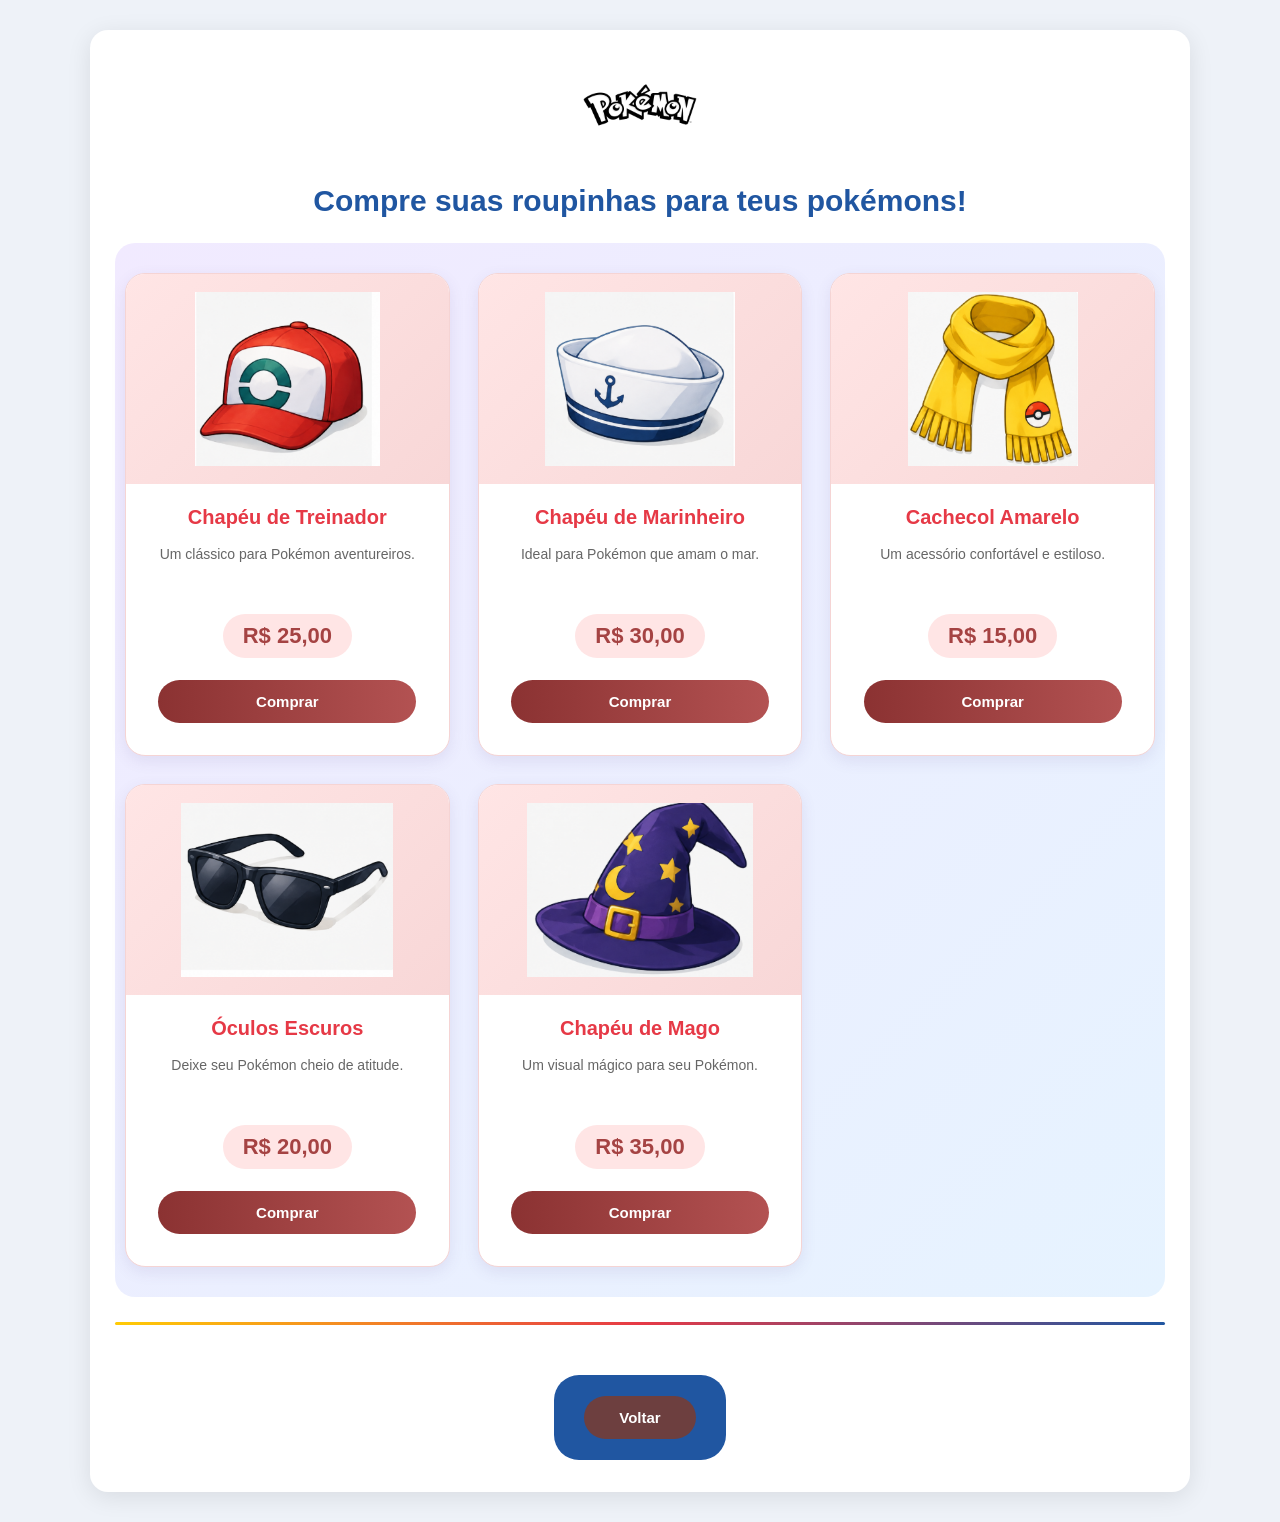
<file: Roupa.html>
<!DOCTYPE html>
<html lang="pt-BR">
<head>
    <meta charset="UTF-8">
    <meta name="viewport" content="width=device-width, initial-scale=1.0">
    <title>Seleção de Pokémons</title>
    <link rel="stylesheet" href="style.css">
</head>
<body>
    <div class="box">
        <img src="IMG/Pokemon-Logo-PNG-Background-Image.png" alt="Logo" width="150" height="100">
        <h1> Compre suas roupinhas para teus pokémons!</h1>
       

<div class="acessorios-pokemon">

    <div class="acessorio">
        <img src="IMG/imagenschapeu-treinador.jpg" alt="Chapéu de treinador">
        <h3>Chapéu de Treinador</h3>
        <p>Um clássico para Pokémon aventureiros.</p>
        <span>R$ 25,00</span>
        <button>Comprar</button>
    </div>

    <hr>

    <div class="acessorio">
        <img src="IMG/imagenschapeu-marinheiro.png" alt="Chapéu de marinheiro">
        <h3>Chapéu de Marinheiro</h3>
        <p>Ideal para Pokémon que amam o mar.</p>
        <span>R$ 30,00</span>
        <button>Comprar</button>
    </div>

    <hr>

    <div class="acessorio">
        <img src="IMG/imagenscachecol-amarelo.png" alt="Cachecol amarelo">
        <h3>Cachecol Amarelo</h3>
        <p>Um acessório confortável e estiloso.</p>
        <span>R$ 15,00</span>
        <button>Comprar</button>
    </div>

    <hr>

    <div class="acessorio">
        <img src="IMG/imagensoculos-escuros.png" alt="Óculos escuros">
        <h3>Óculos Escuros</h3>
        <p>Deixe seu Pokémon cheio de atitude.</p>
        <span>R$ 20,00</span>
        <button>Comprar</button>
    </div>

    <hr>

    <div class="acessorio">
        <img src="IMG/imagenschapeu-mago.png" alt="Chapéu de mago">
        <h3>Chapéu de Mago</h3>
        <p>Um visual mágico para seu Pokémon.</p>
        <span>R$ 35,00</span>
        <button>Comprar</button>
    </div>

</div>


<hr><br>
         <a href="principal.html"><button type="button">Voltar</button></a>
</file>
<file: style.css>
/* ============================= */
/* CONFIGURAÇÕES GERAIS */
/* ============================= */

* {
    box-sizing: border-box;
}

body {
    margin: 0;
    padding: 0;
    background: #eef2f8;
    color: #292929;
    font-family: Arial, sans-serif;
    font-size: 16px;
}

.box {
    max-width: 1100px;
    margin: 30px auto;
    padding: 25px;
    background: white;
    border-radius: 18px;
    box-shadow: 0 5px 25px #00000018;
    text-align: center;
}

/* LOGO */

.box > img {
    object-fit: contain;
    max-width: 100%;
}

/* NOME DA LOJA */

.box > h3 {
    color: #2056a1;
    font-size: 28px;
    margin: 5px;
}

/* TÍTULO PRINCIPAL */

h1 {
    color: #2056a1;
    font-size: 32px;
    margin: 20px 0;
}

/* SUBTÍTULOS */

h3 {
    color: #2056a1;
    font-size: 21px;
    margin-top: 25px;
}

/* LINHAS */

hr {
    border: none;
    height: 3px;
    background: linear-gradient(
        to right,
        #ffcb05,
        #e63946,
        #2056a1
    );
    margin: 25px 0;
    border-radius: 5px;
}

/* ============================= */
/* LINKS */
/* ============================= */

a {
    color: #2056a1;
    font-weight: bold;
    text-decoration: none;
    transition: 0.3s;
}

a:hover {
    color: #e63946;
}

/* MENU */

.box > a {
    display: inline-block;
    background: #2056a1;
    color: white;
    padding: 13px 22px;
    margin: 7px;
    border-radius: 25px;
    transition: 0.3s;
}

.box > a:hover {
    background: #ffcb05;
    color: #222;
    transform: translateY(-3px);
}

/* ============================= */
/* BARRA DE PESQUISA ANIMADA */
/* ============================= */

.box form.search-box {
    display: inline-block;
    position: relative;
    width: auto;
    padding: 0;
    margin: 20px auto;
    background: white;
    border: 3px solid #2056a1;
    border-radius: 50px;
    box-shadow: 0 4px 12px #00000015;
    text-align: left;
}

/* CAMPO DE PESQUISA */

.box form.search-box input[type="text"] {
    display: block;
    width: 45px;
    height: 45px;
    padding: 10px 45px 10px 15px;
    border: none;
    border-radius: 50px;
    background: white;
    color: #2056a1;
    font-size: 15px;
    font-weight: bold;
    box-sizing: border-box;
    transition: width 0.8s cubic-bezier(
        0.68, -0.55, 0.27, 1.55
    );
}

.box form.search-box input[type="text"]:focus {
    outline: none;
}

/* EXPANSÃO DA PESQUISA */

.box form.search-box input[type="text"]:focus,
.box form.search-box input[type="text"]:not(:placeholder-shown) {
    width: 300px;
}

/* BOTÃO DE LIMPAR */

.box form.search-box button[type="reset"] {
    position: absolute;
    top: 11px;
    right: 12px;
    width: 20px;
    height: 20px;
    margin: 0;
    padding: 0;
    background: transparent;
    border: none;
    border-radius: 0;
    cursor: pointer;
    transform: rotate(-45deg) translateY(30px);
    opacity: 0;
    transition: 0.3s;
}

/* APARECER O BOTÃO */

.box form.search-box input[type="text"]:focus
+ button[type="reset"],
.box form.search-box input[type="text"]:not(:placeholder-shown)
+ button[type="reset"] {
    transform: rotate(-45deg) translateY(0);
    opacity: 1;
}

/* DESENHO DO X */

.box form.search-box button[type="reset"]::before,
.box form.search-box button[type="reset"]::after {
    content: "";
    position: absolute;
    background: #e63946;
    width: 4px;
    height: 20px;
    border-radius: 5px;
}

.box form.search-box button[type="reset"]::after {
    transform: rotate(90deg);
}

/* EFEITO DO BOTÃO */

.box form.search-box button[type="reset"]:hover {
    background: transparent;
    transform: rotate(45deg);
}

/* ============================= */
/* FORMULÁRIO DE COMPRA */
/* ============================= */

.box form:not(.search-box) {
    background: #f7f9fd;
    padding: 25px;
    margin: 20px auto;
    border: 2px solid #e0e7f2;
    border-radius: 15px;
    text-align: center;
}

/* OPÇÕES DOS POKÉMONS */

label {
    display: inline-block;
    background: white;
    padding: 10px;
    margin: 6px;
    border: 1px solid #dce3ed;
    border-radius: 10px;
    font-weight: bold;
    transition: 0.2s;
}

label:hover {
    border-color: #ffcb05;
    background: #fff9df;
}

/* IMAGENS DOS POKÉMONS */

.box img:not(:first-child) {
    object-fit: contain;
    vertical-align: middle;
    margin: 8px;
    transition: 0.3s;
}

.box img:hover {
    transform: scale(1.12);
}

/* ============================= */
/* BOTÕES */
/* ============================= */

button {
    background: #e63946;
    color: white;
    padding: 12px 20px;
    margin: 8px;
    border: none;
    border-radius: 25px;
    font-size: 15px;
    font-weight: bold;
    cursor: pointer;
    transition: 0.3s;
}

button:hover {
    background: #b51e2b;
    transform: scale(1.05);
}

/* FINALIZAR COMPRA */

button[type="submit"] {
    background: #ffcb05;
    color: #222;
    font-size: 18px;
    padding: 15px 35px;
}

button[type="submit"]:hover {
    background: #e6b500;
}

/* ============================= */
/* LISTAS DE ESTOQUE */
/* ============================= */

select {
    background: white;
    color: #333;
    padding: 12px;
    margin: 8px;
    border: 2px solid #2056a1;
    border-radius: 8px;
    font-size: 14px;
    cursor: pointer;
    max-width: 100%;
}

select:focus {
    outline: 2px solid #ffcb05;
}

/* TEXTO DE CONTATO */

h4 {
    color: #2056a1;
    font-size: 18px;
    margin-top: 25px;
}

/* ============================= */
/* RODAPÉ */
/* ============================= */

footer {
    background: #173b70;
    color: white;
    padding: 20px;
    margin-top: 30px;
    border-radius: 12px;
}

footer p {
    font-size: 15px;
}

footer h6 {
    font-size: 13px;
    line-height: 2;
    font-weight: normal;
}

footer a {
    color: #ffcb05;
}

footer a:hover {
    color: white;
}

/* ============================= */
/* ITENS DE BATALHA */
/* ============================= */

.itens-batalha {
    display: grid;
    grid-template-columns: repeat(3, 1fr);
    gap: 22px;
    padding: 20px 0;
    text-align: center;
}

.item {
    background: #f7f9ff;
    border: 2px solid #dce5f5;
    border-radius: 15px;
    padding: 22px 15px;
    box-shadow: 0 4px 10px #00000010;
    transition: 0.3s;
}

.item:hover {
    transform: translateY(-7px);
    border-color: #ffcb05;
    box-shadow: 0 8px 18px #00000020;
    background: white;
}

.item h3 {
    color: #2056a1;
    font-size: 21px;
    margin-top: 5px;
    margin-bottom: 12px;
}

.item p {
    color: #555555;
    font-size: 14px;
    line-height: 1.6;
    min-height: 45px;
}

.item span {
    display: block;
    color: #168443;
    font-size: 23px;
    font-weight: bold;
    margin: 18px 0;
}

.item button {
    background: #e63946;
    color: white;
    width: 90%;
    padding: 12px;
    border: none;
    border-radius: 25px;
    font-size: 16px;
    font-weight: bold;
    cursor: pointer;
    transition: 0.3s;
}

.item button:hover {
    background: #ffcb05;
    color: #222222;
    transform: scale(1.05);
}

.itens-batalha hr {
    display: none;
}

/* ============================= */
/* POKÉBOLAS */
/* ============================= */

.pokebolas {
    display: grid;
    grid-template-columns: repeat(3, 1fr);
    gap: 22px;
    padding: 20px 0;
    text-align: center;
}

.pokebola {
    background: linear-gradient(
        145deg,
        #ffffff,
        #f3f6fc
    );
    border: 2px solid #dce3ed;
    border-radius: 16px;
    padding: 22px 15px;
    box-shadow: 0 4px 12px #00000012;
    transition: 0.3s;
}

.pokebola:hover {
    transform: translateY(-8px);
    border-color: #e63946;
    box-shadow: 0 8px 20px #e6394630;
    background: white;
}

.pokebola h3 {
    color: #2056a1;
    font-size: 21px;
    margin-top: 5px;
    margin-bottom: 12px;
}

.pokebola p {
    color: #555555;
    font-size: 14px;
    line-height: 1.6;
    min-height: 45px;
}

.pokebola span {
    display: block;
    color: #168443;
    font-size: 23px;
    font-weight: bold;
    margin: 18px 0;
}

.pokebola button {
    background: #e63946;
    color: white;
    width: 90%;
    padding: 12px;
    border: none;
    border-radius: 25px;
    font-size: 16px;
    font-weight: bold;
    cursor: pointer;
    transition: 0.3s;
}

.pokebola button:hover {
    background: #ffcb05;
    color: #222222;
    transform: scale(1.06);
}

.pokebolas hr {
    display: none;
}

/* ============================= */
/* ACESSÓRIOS POKÉMON */
/* ============================= */

.acessorios-pokemon {
    display: grid;
    grid-template-columns: repeat(3, 1fr);
    gap: 28px;
    padding: 30px 10px;
    background: linear-gradient(
        135deg,
        #f1eaff,
        #e6f3ff
    );
    border-radius: 20px;
}

.acessorio {
    background: white;
    border-radius: 20px;
    overflow: hidden;
    text-align: center;
    border: 1px solid #f5d4d4;
    box-shadow: 0 5px 15px #5c43851a;
    transition: 0.4s;
    padding-bottom: 22px;
}

.acessorio:hover {
    transform: translateY(-10px) rotate(1deg);
    box-shadow: 0 12px 25px #b5525244;
    border-color: #d86868;
}

.acessorio img {
    width: 100%;
    height: 210px;
    object-fit: contain;
    padding: 18px;
    background: linear-gradient(
        135deg,
        #ffe5e5,
        #f8d7d7
    );
    transition: 0.4s;
}

.acessorio:hover img {
    transform: scale(1.08);
}

.acessorio h3 {
    color: #e63946;
    font-size: 20px;
    margin: 18px 10px 10px;
}

.acessorio p {
    color: #666666;
    font-size: 14px;
    line-height: 1.6;
    padding: 0 15px;
    min-height: 45px;
}

.acessorio span {
    display: inline-block;
    background: #ffe5e5;
    color: #a54343;
    font-size: 22px;
    font-weight: bold;
    padding: 9px 20px;
    margin: 12px;
    border-radius: 30px;
}

.acessorio button {
    display: block;
    width: 80%;
    margin: 10px auto;
    padding: 13px;
    background: linear-gradient(
        90deg,
        #8b3232,
        #b35252
    );
    color: white;
    border: none;
    border-radius: 30px;
    font-size: 15px;
    font-weight: bold;
    cursor: pointer;
    transition: 0.3s;
}

.acessorio button:hover {
    background: linear-gradient(
        90deg,
        #8b3232,
        #b35252
    );
    transform: scale(1.06);
    box-shadow: 0 4px 12px #65131366;
}

.acessorios-pokemon hr {
    display: none;
}

/* TÍTULO DA PÁGINA DE ROUPAS */

.box > h1 {
    color: #2056a1;
    margin: 25px 0;
    font-size: 30px;
}

/* BOTÃO VOLTAR */

.box > a button {
    background: #6d3f3f;
    color: white;
    padding: 13px 35px;
    border-radius: 30px;
}

.box > a button:hover {
    background: #d86868;
}

/* ============================= */
/* RESPONSIVIDADE */
/* ============================= */

/* TABLETS */

@media (max-width: 850px) {
    .itens-batalha,
    .pokebolas,
    .acessorios-pokemon {
        grid-template-columns: repeat(2, 1fr);
    }
}

/* CELULARES */

@media (max-width: 600px) {
    .box {
        margin: 10px;
        padding: 12px;
    }

    h1 {
        font-size: 24px;
    }

    h3 {
        font-size: 18px;
    }

    .box form:not(.search-box) {
        padding: 12px;
    }

    label {
        display: inline-block;
        font-size: 13px;
        padding: 8px;
    }

    select {
        width: 100%;
        margin: 6px 0;
    }

    footer {
        padding: 12px;
    }

    footer h6 {
        font-size: 12px;
    }

    .itens-batalha,
    .pokebolas,
    .acessorios-pokemon {
        grid-template-columns: 1fr;
        gap: 15px;
    }

    .item,
    .pokebola {
        padding: 20px;
    }

    .item h3,
    .pokebola h3 {
        font-size: 19px;
    }

    .item span,
    .pokebola span {
        font-size: 21px;
    }

    .acessorios-pokemon {
        padding: 15px;
        gap: 20px;
    }

    .acessorio img {
        height: 230px;
    }

    .acessorio h3 {
        font-size: 19px;
    }

    .box > h1 {
        font-size: 23px;
    }

    /* PESQUISA NO CELULAR */

    .box form.search-box input[type="text"]:focus,
    .box form.search-box input[type="text"]:not(:placeholder-shown) {
        width: 65vw;
        max-width: 300px;
    }
}

/* ===================================== */
/* LOGIN E CADASTRO - POKÉPEDE */
/* ===================================== */

/* Fundo especial das telas de login e cadastro */

body:has(.auth-container) {
    min-height: 100vh;
    display: flex;
    justify-content: center;
    align-items: center;
    padding: 20px;
    background: linear-gradient(135deg, #e63946, #ff7777, #ffcccc);
}

/* Caixa principal */

.auth-container {
    width: 100%;
    max-width: 430px;
    margin: 30px auto;
    padding: 35px;
    background: white;
    border: 2px solid #e63946;
    border-radius: 20px;
    text-align: center;
    box-shadow: 0 8px 25px #00000030;
}

/* Logo */

.auth-container .logo {
    display: block;
    width: 160px;
    height: 100px;
    max-width: 100%;
    object-fit: contain;
    margin: 0 auto 15px;
}

/* Título e descrição */

.auth-container h1 {
    color: #2056a1;
    font-size: 26px;
    margin: 10px 0;
}

.auth-container > p {
    color: #555;
    font-size: 14px;
    margin: 12px 0 20px;
}

/* Formulários */

.auth-container form {
    display: flex;
    flex-direction: column;
    gap: 10px;
    margin: 20px 0 0;
    padding: 0;
    background: transparent;
    border: none;
    border-radius: 0;
    text-align: left;
}

.auth-container form label {
    display: block;
    margin: 5px 0 0;
    padding: 0;
    background: transparent;
    border: none;
    border-radius: 0;
    color: #333;
    font-size: 15px;
    font-weight: bold;
}

.auth-container form label:hover {
    background: transparent;
    border-color: transparent;
}

/* Campos de preenchimento */

.auth-container input {
    display: block;
    width: 100%;
    padding: 13px;
    margin: 0;
    border: 2px solid #ddd;
    border-radius: 8px;
    background: white;
    color: #292929;
    font-family: Arial, sans-serif;
    font-size: 14px;
    outline: none;
    transition: 0.3s;
}

.auth-container input:focus {
    border-color: #2056a1;
    box-shadow: 0 0 5px #2056a133;
}

/* Botão de login e cadastro */

.auth-container form button,
.auth-container form button[type="button"] {
    width: 100%;
    margin: 12px 0 0;
    padding: 14px;
    background: #e63946;
    color: white;
    border: none;
    border-radius: 25px;
    font-size: 16px;
    font-weight: bold;
    cursor: pointer;
    transition: 0.3s;
}

.auth-container form button:hover {
    background: #b51e2b;
    color: white;
    transform: translateY(-2px);
}

/* Links */

.auth-container a {
    color: #2056a1;
    font-weight: bold;
    text-decoration: none;
    transition: 0.3s;
}

.auth-container a:hover {
    color: #e63946;
    text-decoration: underline;
}

.auth-container .forgot-password {
    display: block;
    margin-top: 2px;
    color: #2056a1;
    font-size: 13px;
    text-align: right;
}

.auth-container .account-text {
    margin: 22px 0 8px;
    color: #555;
}

.auth-container .auth-link {
    display: inline-block;
    margin-top: 2px;
}

.auth-container .back-link {
    display: block;
    margin-top: 25px;
    color: #666;
    font-size: 13px;
    font-weight: normal;
}

/* Responsividade do login e cadastro */

@media (max-width: 480px) {
    body:has(.auth-container) {
        padding: 12px;
    }

    .auth-container {
        margin: 15px auto;
        padding: 25px 20px;
    }

    .auth-container h1 {
        font-size: 22px;
    }

    .auth-container .logo {
        width: 140px;
    }
}
</file>
